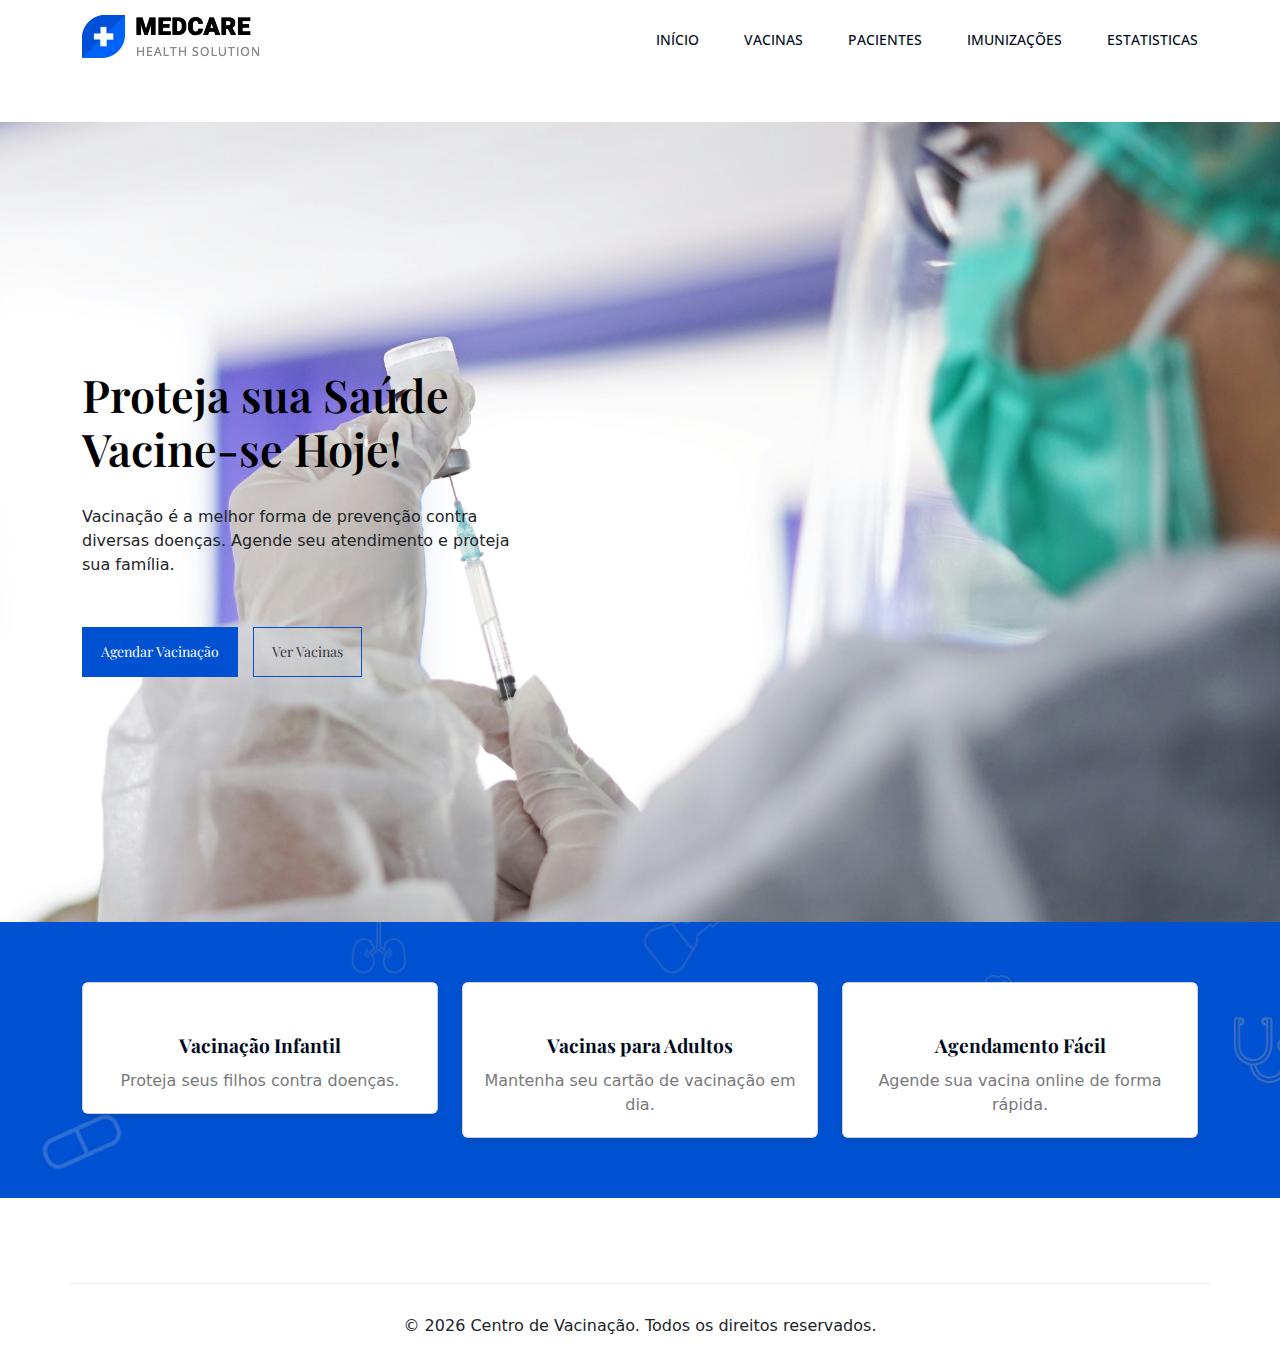
<file: index.html>
<!DOCTYPE html>
<html lang="pt">
  <head>
    <meta charset="utf-8" />
    <meta
      name="viewport"
      content="width=device-width, initial-scale=1, shrink-to-fit=no"
    />
    <link rel="icon" href="/img/favicon.png" type="image/png" />
    <title>Centro de Vacinação</title>
    <link rel="stylesheet" href="/css/bootstrap.css" />
    <link rel="stylesheet" href="/css/style.css" />
    <link
      href="https://cdn.jsdelivr.net/npm/bootstrap@5.3.0/dist/css/bootstrap.min.css"
      rel="stylesheet"
    />
  </head>
  <body>
    <!-- Elemento onde o menu será injetado -->

      <header class="header_area">
        <nav class="navbar navbar-expand-lg navbar-light">
          <div class="container">
            <a class="navbar-brand logo_h" href="/index.html">
              <img src="/img/logo.png" alt="Logo" />
            </a>
            <button
              class="navbar-toggler"
              type="button"
              data-bs-toggle="collapse"
              data-bs-target="#navbarSupportedContent"
              aria-controls="navbarSupportedContent"
              aria-expanded="false"
              aria-label="Toggle navigation"
            >
              <span class="navbar-toggler-icon"></span>
            </button>
            <div class="collapse navbar-collapse" id="navbarSupportedContent">
              <ul class="nav navbar-nav ms-auto">
                <li class="nav-item">
                  <a class="nav-link" href="/index.html">Início</a>
                </li>
                <li class="nav-item">
                  <a class="nav-link" href="/cadastro/vacina.html"
                    >Vacinas</a
                  >
                </li>
                <li class="nav-item">
                  <a class="nav-link" href="/cadastro/paciente.html"
                    >Pacientes</a
                  >
                </li>
                <li class="nav-item">
                  <a class="nav-link" href="/cadastro/imunizacoes.html"
                    >Imunizações</a
                  >
                </li>
                <li class="nav-item">
                  <a class="nav-link" href="/cadastro/estatisticas.html"
                    >Estatisticas</a
                  >
                </li>
              </ul>
            </div>
          </div>
        </nav>
      </header>


  

    <section class="banner-area d-flex align-items-center">
      <div class="container">
        <div class="row">
          <div class="col-md-8 col-lg-6 col-xl-5">
            <h1>
              Proteja sua Saúde <br />
              Vacine-se Hoje!
            </h1>
            <p>
              Vacinação é a melhor forma de prevenção contra diversas doenças.
              Agende seu atendimento e proteja sua família.
            </p>
            <a href="/cadastro/vacina.html" class="main_btn">Agendar Vacinação</a>
            <a href="/cadastro/vacina.html" class="main_btn_light">Ver Vacinas</a>
          </div>
        </div>
      </div>
    </section>

    <section class="feature-section">
      <div class="container">
        <div class="row">
          <div class="col-md-4">
            <div class="card card-feature text-center">
              <h3 class="card-feature__title">
                <i class="ti-shield"></i> Vacinação Infantil
              </h3>
              <p class="card-feature__subtitle">
                Proteja seus filhos contra doenças.
              </p>
            </div>
          </div>
          <div class="col-md-4">
            <div class="card card-feature text-center">
              <h3 class="card-feature__title">
                <i class="ti-medall"></i> Vacinas para Adultos
              </h3>
              <p class="card-feature__subtitle">
                Mantenha seu cartão de vacinação em dia.
              </p>
            </div>
          </div>
          <div class="col-md-4">
            <div class="card card-feature text-center">
              <h3 class="card-feature__title">
                <i class="ti-calendar"></i> Agendamento Fácil
              </h3>
              <p class="card-feature__subtitle">
                Agende sua vacina online de forma rápida.
              </p>
            </div>
          </div>
        </div>
      </div>
    </section>

    <footer class="footer-area">
      <div class="container">
        <div class="row footer-bottom">
          <p class="col-12 text-center m-0">
            &copy;
            <script>
              document.write(new Date().getFullYear());
            </script>
            Centro de Vacinação. Todos os direitos reservados.
          </p>
        </div>
      </div>
    </footer>

    <!-- Inclui o script para carregar o menu -->
    <script src="js/include.js"></script>
  </body>
</html>
</file>
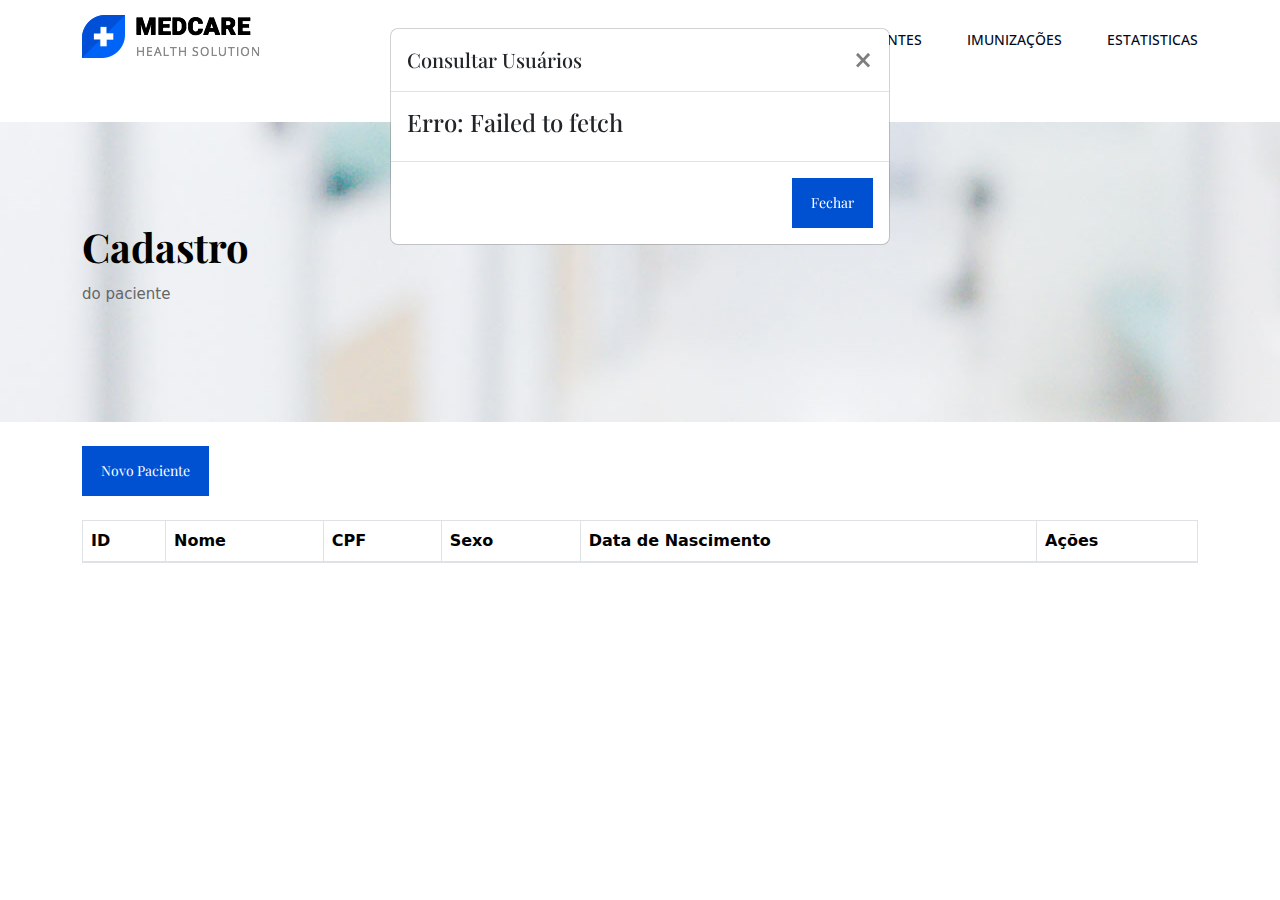
<file: cadastro/paciente.html>
<!DOCTYPE html>
<html lang="en">
  <head>
    <meta charset="UTF-8" />
    <meta name="viewport" content="width=device-width, initial-scale=1.0" />
    <title>Cadastro de Aluno</title>

    <!-- Bootstrap CSS -->
    <link rel="stylesheet" href="../css/bootstrap.css" />
    <link rel="stylesheet" href="../css/style.css" />
    <link
      href="https://cdn.jsdelivr.net/npm/bootstrap@5.3.0/dist/css/bootstrap.min.css"
      rel="stylesheet"
    />
  </head>
  <body>
    

    <header class="header_area">
      <nav class="navbar navbar-expand-lg navbar-light">
        <div class="container">
          <a class="navbar-brand logo_h" href="../index.html">
            <img src="../img/logo.png" alt="Logo" />
          </a>
          <button
            class="navbar-toggler"
            type="button"
            data-bs-toggle="collapse"
            data-bs-target="#navbarSupportedContent"
            aria-controls="navbarSupportedContent"
            aria-expanded="false"
            aria-label="Toggle navigation"
          >
            <span class="navbar-toggler-icon"></span>
          </button>
          <div class="collapse navbar-collapse" id="navbarSupportedContent">
            <ul class="nav navbar-nav ms-auto">
              <li class="nav-item">
                <a class="nav-link" href="/index.html">Início</a>
              </li>
              <li class="nav-item">
                <a class="nav-link" href="/cadastro/vacina.html"
                  >Vacinas</a
                >
              </li>
              <li class="nav-item">
                <a class="nav-link" href="/cadastro/paciente.html"
                  >Pacientes</a
                >
              </li>
              <li class="nav-item">
                <a class="nav-link" href="/cadastro/imunizacoes.html"
                  >Imunizações</a
                >
              </li>
              <li class="nav-item">
                <a class="nav-link" href="/cadastro/estatisticas.html"
                  >Estatisticas</a
                >
              </li>
            </ul>
          </div>
        </div>
      </nav>
    </header>

    <section class="banner_area">
      <div class="banner_inner d-flex align-items-center">
        <div class="container">
          <div
            class="banner_content d-md-flex justify-content-between align-items-center"
          >
            <div class="mb-3 mb-md-0">
              <h2>Cadastro</h2>
              <p>do paciente</p>
            </div>
          </div>
        </div>
      </div>
    </section>

    <!-- Container principal -->
    <div class="container mt-4">
      <a href="../cadastro/adicionar/paciente.html" class="main_btn mb-4 "
        >Novo paciente</a
      >

      <table class="table table-striped table-bordered" >
        <thead class="bg-light">
          <tr>
            <th>ID</th>
            <th>Nome</th>
            <th>CPF</th>
            <th>Sexo</th>
            <th>Data de Nascimento</th>
            <th>Ações</th>
          </tr>
        </thead>
        <tbody id="dadosUsuarios">
          <!-- Dados dos usuários serão carregados aqui -->
        </tbody>
      </table>
    </div>

    <!-- Modal para excluir o usuário -->
    <div id="modalExcluir" class="modal" tabindex="-1" role="dialog">
      <div class="modal-dialog" role="document">
        <div class="modal-content">
          <div class="modal-header">
            <h5 class="modal-title">Excluir Usuário</h5>
            <button
              type="button"
              class="main_btn"
              onclick="fecharModalExcluir()"
            >
              <span>&times;</span>
            </button>
          </div>
          <div class="modal-body">
            <h5>Confirma a exclusão do usuário?</h5>
          </div>
          <div class="modal-footer">
            <button
              type="button"
              class="main_btn"
              id="botaoConfirmarExcluir"
              onclick="excluirUsuario(this)"
            >
              Sim
            </button>
            <button
              type="button"
              class="main_btn_light"
              onclick="fecharModalExcluir()"
            >
              Não
            </button>
          </div>
        </div>
      </div>
    </div>

    <!-- Modal para exibir mensagem para o usuário -->
    <div id="modalMensagem" class="modal" tabindex="-1" role="dialog">
      <div class="modal-dialog" role="document">
        <div class="modal-content">
          <div class="modal-header">
            <h5 class="modal-title" id="mensagemTitulo"></h5>
            <button type="button" class="close" onclick="fecharModalMensagem()">
              <span>&times;</span>
            </button>
          </div>
          <div class="modal-body">
            <h4 id="mensagemStatus"></h4>
          </div>
          <div class="modal-footer">
            <button
              type="button"
              class="main_btn"
              onclick="fecharModalMensagem()"
            >
              Fechar
            </button>
          </div>
        </div>
      </div>
    </div>

    <!-- JavaScript para o Bootstrap -->
    <script src="https://code.jquery.com/jquery-3.5.1.slim.min.js"></script>
    <script src="https://cdn.jsdelivr.net/npm/@popperjs/core@2.5.2/dist/umd/popper.min.js"></script>
    <script src="https://stackpath.bootstrapcdn.com/bootstrap/4.5.2/js/bootstrap.min.js"></script>

    <!-- Java Script externo para carregar o menu -->
    <script src="../js/include.js"></script>

    <!-- Java Script externo para carregar as constantes -->
    <script src="../js/constantes.js"></script>

    <script src="../js/paciente.js"></script>
  </body>
</html>
</file>
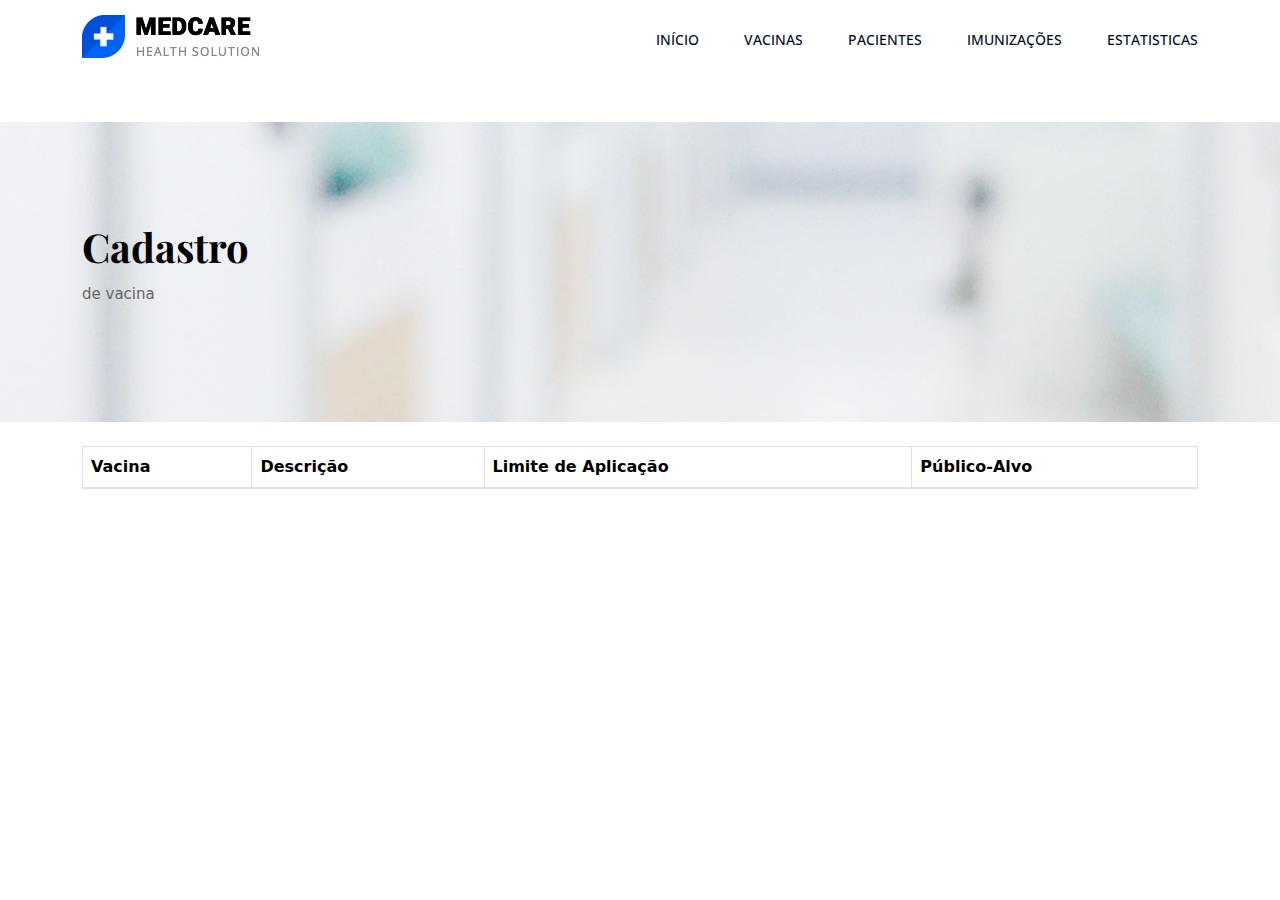
<file: cadastro/vacina.html>
<!DOCTYPE html>
<html lang="pt">
  <head>
    <meta charset="UTF-8" />
    <meta name="viewport" content="width=device-width, initial-scale=1.0" />

    <title>Cadastro de Vacina</title>

    <!-- Bootstrap CSS -->
    <link rel="stylesheet" href="/css/bootstrap.css" />
    <link rel="stylesheet" href="/css/style.css" />
    <link
      href="https://cdn.jsdelivr.net/npm/bootstrap@5.3.0/dist/css/bootstrap.min.css"
      rel="stylesheet"
    />
  </head>
  <body>
    
    <header class="header_area">
      <nav class="navbar navbar-expand-lg navbar-light">
        <div class="container">
          <a class="navbar-brand logo_h" href="../index.html">
            <img src="../img/logo.png" alt="Logo" />
          </a>
          <button
            class="navbar-toggler"
            type="button"
            data-bs-toggle="collapse"
            data-bs-target="#navbarSupportedContent"
            aria-controls="navbarSupportedContent"
            aria-expanded="false"
            aria-label="Toggle navigation"
          >
            <span class="navbar-toggler-icon"></span>
          </button>
          <div class="collapse navbar-collapse" id="navbarSupportedContent">
            <ul class="nav navbar-nav ms-auto">
              <li class="nav-item">
                <a class="nav-link" href="/index.html">Início</a>
              </li>
              <li class="nav-item">
                <a class="nav-link" href="/cadastro/vacina.html"
                  >Vacinas</a
                >
              </li>
              <li class="nav-item">
                <a class="nav-link" href="/cadastro/paciente.html"
                  >Pacientes</a
                >
              </li>
              <li class="nav-item">
                <a class="nav-link" href="/cadastro/imunizacoes.html"
                  >Imunizações</a
                >
              </li>
              <li class="nav-item">
                <a class="nav-link" href="/cadastro/estatisticas.html"
                  >Estatisticas</a
                >
              </li>
            </ul>
          </div>
        </div>
      </nav>
    </header>

    <section class="banner_area">
      <div class="banner_inner d-flex align-items-center">
        <div class="container">
          <div
            class="banner_content d-md-flex justify-content-between align-items-center"
          >
            <div class="mb-3 mb-md-0">
              <h2>Cadastro</h2>
              <p>de vacina</p>
            </div>
          </div>
        </div>
      </div>
    </section>

    <div class="container mt-4">
    <!--
    
      <a href="/cadastro/adicionar/vacina.html" class="main_btn"
        >Nova vacina</a
      >
    </div>
    -->

      <table class="table table-striped table-bordered">
        <thead class="bg-light">
          <tr>
            <th>Vacina</th>
            <th>Descrição</th>
            <th>Limite de Aplicação</th>
            <th>Público-Alvo</th>
          </tr>
        </thead>
        <tbody id="dados">
          <!-- Dados dos usuários serão carregados aqui -->
        </tbody>
      </table>
    </div>

    <!-- JavaScript externo -->
    <script src="/js/include.js"></script>
    <script type="module" src="/js/vacina.js"></script>

    <!-- Bootstrap JS -->
    <script src="https://cdn.jsdelivr.net/npm/bootstrap@5.3.0/dist/js/bootstrap.bundle.min.js"></script>
  </body>
</html>
</file>
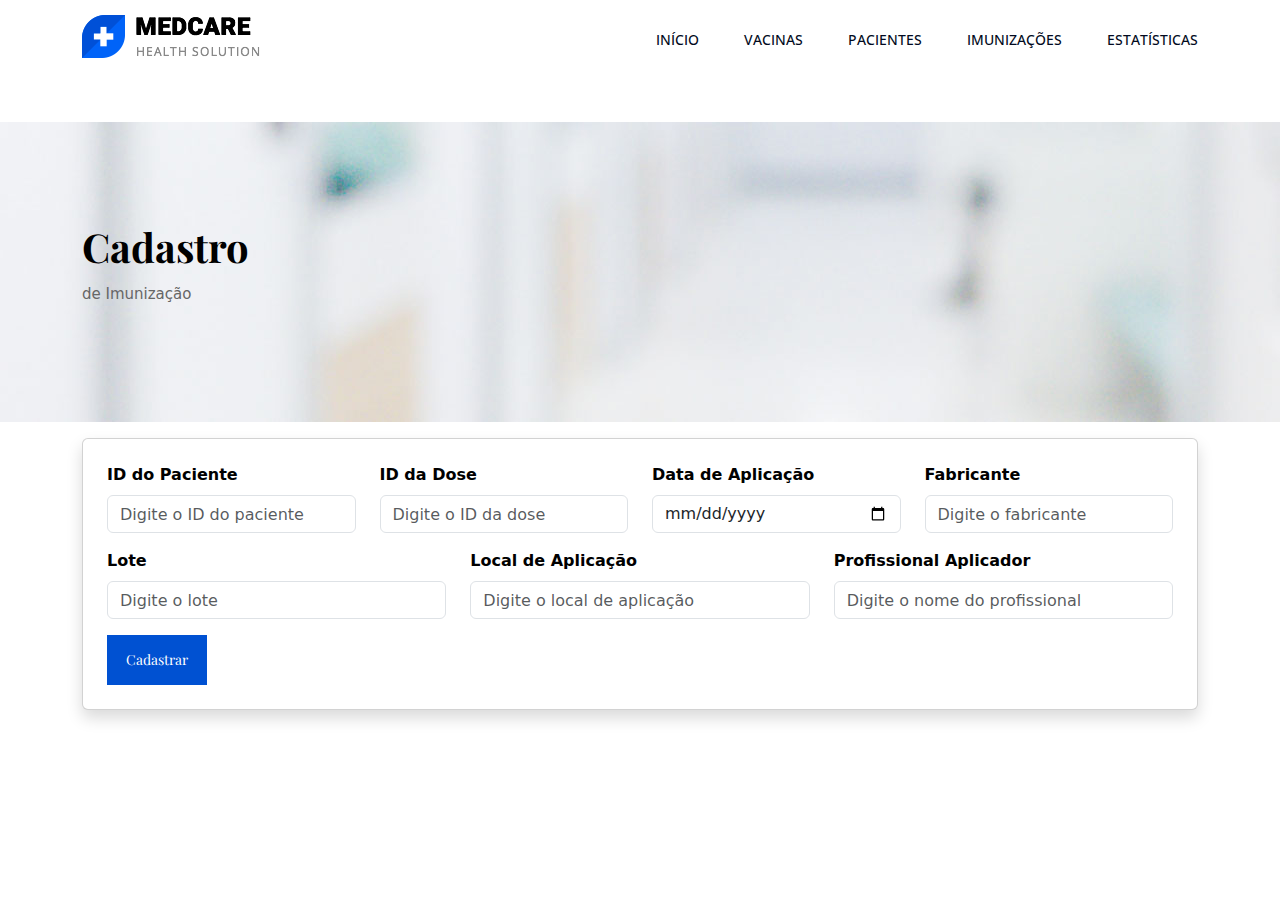
<file: cadastro/adicionar/imunizacao.html>
<!DOCTYPE html>
<html lang="pt-br">
  <head>
    <meta charset="UTF-8" />
    <meta name="viewport" content="width=device-width, initial-scale=1.0" />
    <title>Cadastro de Imunização</title>
    
    <!-- Bootstrap CSS -->
    <link rel="stylesheet" href="/css/bootstrap.css" />
    <link rel="stylesheet" href="/css/style.css" />
    <link
      href="https://cdn.jsdelivr.net/npm/bootstrap@5.3.0/dist/css/bootstrap.min.css"
      rel="stylesheet"
    />
  </head>
  <body>

      <header class="header_area">
        <nav class="navbar navbar-expand-lg navbar-light">
          <div class="container">
            <a class="navbar-brand logo_h" href="/index.html">
              <img src="/img/logo.png" alt="Logo" />
            </a>
            <button
              class="navbar-toggler"
              type="button"
              data-bs-toggle="collapse"
              data-bs-target="#navbarSupportedContent"
              aria-controls="navbarSupportedContent"
              aria-expanded="false"
              aria-label="Toggle navigation"
            >
              <span class="navbar-toggler-icon"></span>
            </button>
            <div class="collapse navbar-collapse" id="navbarSupportedContent">
              <ul class="nav navbar-nav ms-auto">
                <li class="nav-item">
                  <a class="nav-link" href="/index.html">Início</a>
                </li>
                <li class="nav-item">
                  <a class="nav-link" href="/vacina.html">Vacinas</a>
                </li>
                <li class="nav-item">
                  <a class="nav-link" href="/cadastro/paciente.html">Pacientes</a>
                </li>
                <li class="nav-item">
                  <a class="nav-link" href="/cadastro/imunizacoes.html">Imunizações</a>
                </li>
                <li class="nav-item">
                  <a class="nav-link" href="/cadastro/estatisticas.html">Estatísticas</a>
                </li>
              </ul>
            </div>
          </div>
        </nav>
      </header>

    <section class="banner_area">
      <div class="banner_inner d-flex align-items-center">
        <div class="container">
          <div
            class="banner_content d-md-flex justify-content-between align-items-center"
          >
            <div class="mb-3 mb-md-0">
              <h2>Cadastro</h2>
              <p>de Imunização</p>
            </div>
          </div>
        </div>
      </div>
    </section>

    <div class="container mt-3">
      <form
        method="post"
        onsubmit="realizarCadastroImunizacao(event)"
        class="card p-4 shadow"
      >
        <div id="corpoFormulario">
          <div class="row">
            <div class="col-md-3">
              <label class="form-label"><b>ID do Paciente</b></label>
              <input
                class="form-control"
                type="number"
                name="idPaciente"
                id="idPaciente"
                placeholder="Digite o ID do paciente"
                required
              />
            </div>
            <div class="col-md-3">
              <label class="form-label"><b>ID da Dose</b></label>
              <input
                class="form-control"
                type="number"
                name="idDose"
                id="idDose"
                placeholder="Digite o ID da dose"
                required
              />
            </div>
            <div class="col-md-3">
              <label class="form-label"><b>Data de Aplicação</b></label>
              <input
                class="form-control"
                type="date"
                name="dataAplicacao"
                id="dataAplicacao"
                required
              />
            </div>
            <div class="col-md-3">
              <label class="form-label"><b>Fabricante</b></label>
              <input
                class="form-control"
                type="text"
                name="fabricante"
                id="fabricante"
                placeholder="Digite o fabricante"
                required
              />
            </div>
          </div>
          <div class="row mt-3">
            <div class="col-md-4">
              <label class="form-label"><b>Lote</b></label>
              <input
                class="form-control"
                type="text"
                name="lote"
                id="lote"
                placeholder="Digite o lote"
                required
              />
            </div>
            <div class="col-md-4">
              <label class="form-label"><b>Local de Aplicação</b></label>
              <input
                class="form-control"
                type="text"
                name="localAplicacao"
                id="localAplicacao"
                placeholder="Digite o local de aplicação"
                required
              />
            </div>
            <div class="col-md-4">
              <label class="form-label"><b>Profissional Aplicador</b></label>
              <input
                class="form-control"
                type="text"
                name="profissionalAplicador"
                id="profissionalAplicador"
                placeholder="Digite o nome do profissional"
                required
              />
            </div>
          </div>
        </div>

        <!-- Botão de Enviar -->
        <div class="mt-3">
          <button class="main_btn" type="submit">Cadastrar</button>
        </div>
      </form>
    </div>
    <script>
      async function realizarCadastroImunizacao(evento) {
  evento.preventDefault();

  // Obtém os valores dos campos do formulário
  const idPaciente = document.getElementById("idPaciente").value;
  const idDose = document.getElementById("idDose").value;
  const dataAplicacao = document.getElementById("dataAplicacao").value;
  const fabricante = document.getElementById("fabricante").value;
  const lote = document.getElementById("lote").value;
  const localAplicacao = document.getElementById("localAplicacao").value;
  const profissionalAplicador = document.getElementById("profissionalAplicador").value;

  // Constrói o objeto de imunização
  const imunizacao = {
    idPaciente: parseInt(idPaciente),
    idDose: parseInt(idDose),
    dataAplicacao: dataAplicacao,
    fabricante: fabricante,
    lote: lote,
    localAplicacao: localAplicacao,
    profissionalAplicador: profissionalAplicador,
  };

  try {
    // Realiza a chamada da API
    const httpResponse = await fetch("http://185.111.156.141:8070/imunizacao/inserir", {
      method: "POST",
      headers: { "Content-type": "application/json" },
      body: JSON.stringify(imunizacao),
    });

    // Verifica se a resposta da API foi bem-sucedida
    if (!httpResponse.ok) {
      alert("Erro ao cadastrar: " + httpResponse.status + ", erro: " + httpResponse.statusText);
      return;
    }

    // Exibe mensagem de sucesso
    alert("Imunização cadastrada com sucesso!");
    window.location.href = "../imunizacoes.html";
  } catch (error) {
    alert("Erro ao cadastrar: " + error.message);
  }
}
    </script>
    <script src="../../js/include.js"></script>
    <script src="../../js/imunizacoes.js"></script>
  </body>
</html>
</file>
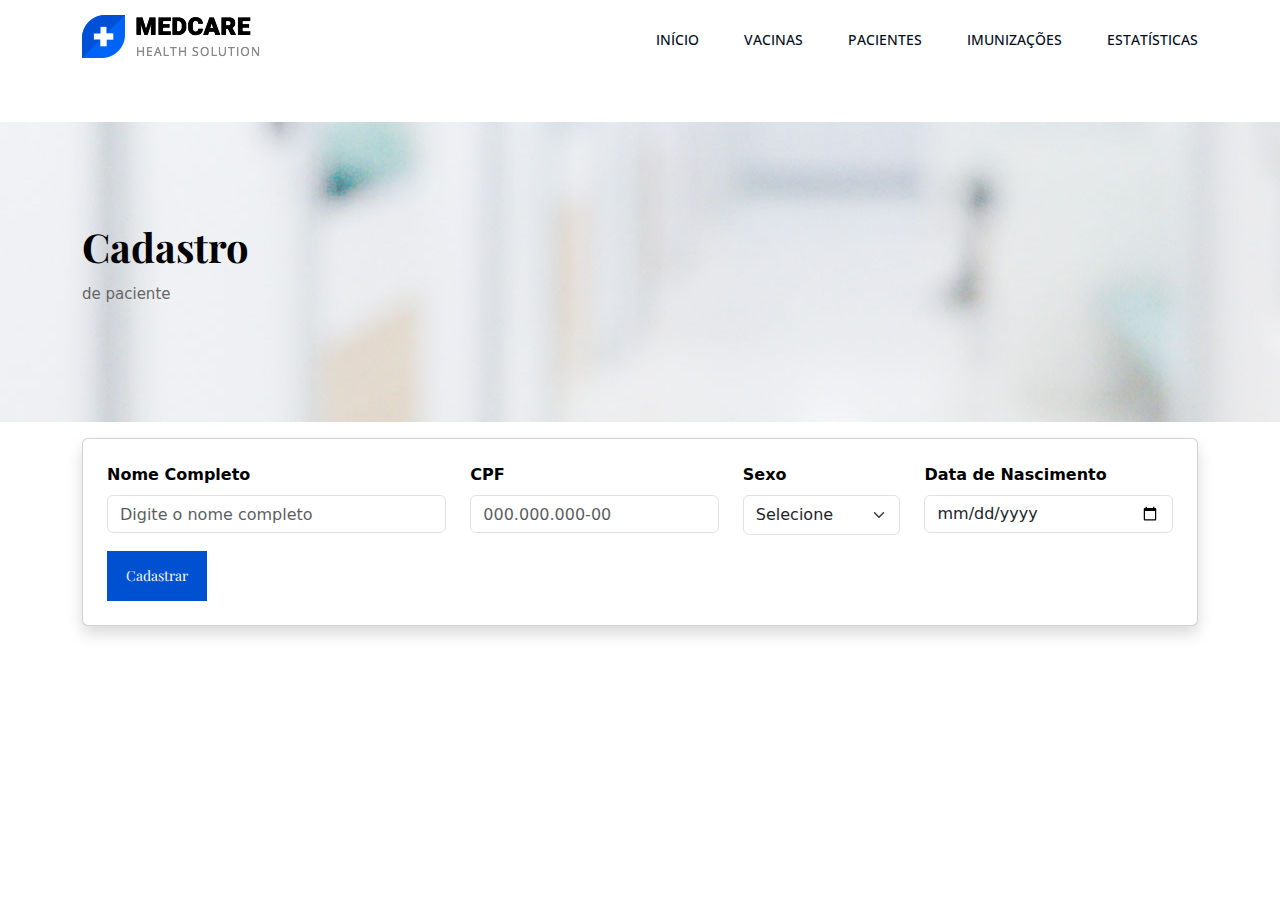
<file: cadastro/adicionar/paciente.html>
<!DOCTYPE html>
<html lang="pt-br">
  <head>
    <meta charset="UTF-8" />
    <meta name="viewport" content="width=device-width, initial-scale=1.0" />
    <title>Cadastro de Paciente</title>
    
  <!-- Bootstrap CSS -->
  <link rel="stylesheet" href="../../css/bootstrap.css" />
  <link rel="stylesheet" href="../../css/style.css" />
  <link
    href="https://cdn.jsdelivr.net/npm/bootstrap@5.3.0/dist/css/bootstrap.min.css"
    rel="stylesheet"
  />

  <body>
    <header class="header_area">
      <nav class="navbar navbar-expand-lg navbar-light">
        <div class="container">
          <a class="navbar-brand logo_h" href="/index.html">
            <img src="/img/logo.png" alt="Logo" />
          </a>
          <button
            class="navbar-toggler"
            type="button"
            data-bs-toggle="collapse"
            data-bs-target="#navbarSupportedContent"
            aria-controls="navbarSupportedContent"
            aria-expanded="false"
            aria-label="Toggle navigation"
          >
            <span class="navbar-toggler-icon"></span>
          </button>
          <div class="collapse navbar-collapse" id="navbarSupportedContent">
            <ul class="nav navbar-nav ms-auto">
              <li class="nav-item">
                <a class="nav-link" href="/index.html">Início</a>
              </li>
              <li class="nav-item">
                <a class="nav-link" href="/vacina.html">Vacinas</a>
              </li>
              <li class="nav-item">
                <a class="nav-link" href="/cadastro/paciente.html">Pacientes</a>
              </li>
              <li class="nav-item">
                <a class="nav-link" href="/cadastro/imunizacoes.html">Imunizações</a>
              </li>
              <li class="nav-item">
                <a class="nav-link" href="/cadastro/estatisticas.html">Estatísticas</a>
              </li>
            </ul>
          </div>
        </div>
      </nav>
    </header>

    <section class="banner_area">
      <div class="banner_inner d-flex align-items-center">
        <div class="container">
          <div
            class="banner_content d-md-flex justify-content-between align-items-center"
          >
            <div class="mb-3 mb-md-0">
              <h2>Cadastro</h2>
              <p>de paciente</p>
            </div>
          </div>
        </div>
      </div>
    </section>

    


    <div class="container mt-3">
      <form
        method="post"
        onsubmit="realizarCadastro(event)"
        class="card p-4 shadow"
      >
        <div id="corpoFormulario">

          <div class="row">
            <div class="col-md-4">
              <label class="form-label"><b>Nome Completo</b></label>
              <input
                class="form-control"
                type="text"
                name="nome"
                id="nome"
                placeholder="Digite o nome completo"
                required
              />
            </div>
            <div class="col-md-3">
              <label class="form-label"><b>CPF</b></label>
              <input
                class="form-control"
                type="text"
                name="cpf"
                id="cpf"
                placeholder="000.000.000-00"
                required
              />
            </div>
            <div class="col-md-2">
              <label class="form-label"><b>Sexo</b></label>
              <select class="form-select" name="sexo" id="sexo" required>
                <option value="">Selecione</option>
                <option value="M">Masculino</option>
                <option value="F">Feminino</option>
              </select>
            </div>
            <div class="col-md-3">
              <label class="form-label"><b>Data de Nascimento</b></label>
              <input
                class="form-control"
                type="date"
                name="date"
                id="data_nascimento"
                required
              />
            </div>
          </div>
          

        </div>

        <!-- Botão de Enviar -->
        <div class="mt-3">
          <button class="main_btn" type="submit">Cadastrar</button>
        </div>
      </form>
    </div>

    <script src="../../js/include.js"></script>
    <script src="../../js/paciente.js"></script>
  
  </body>
</html>
</file>
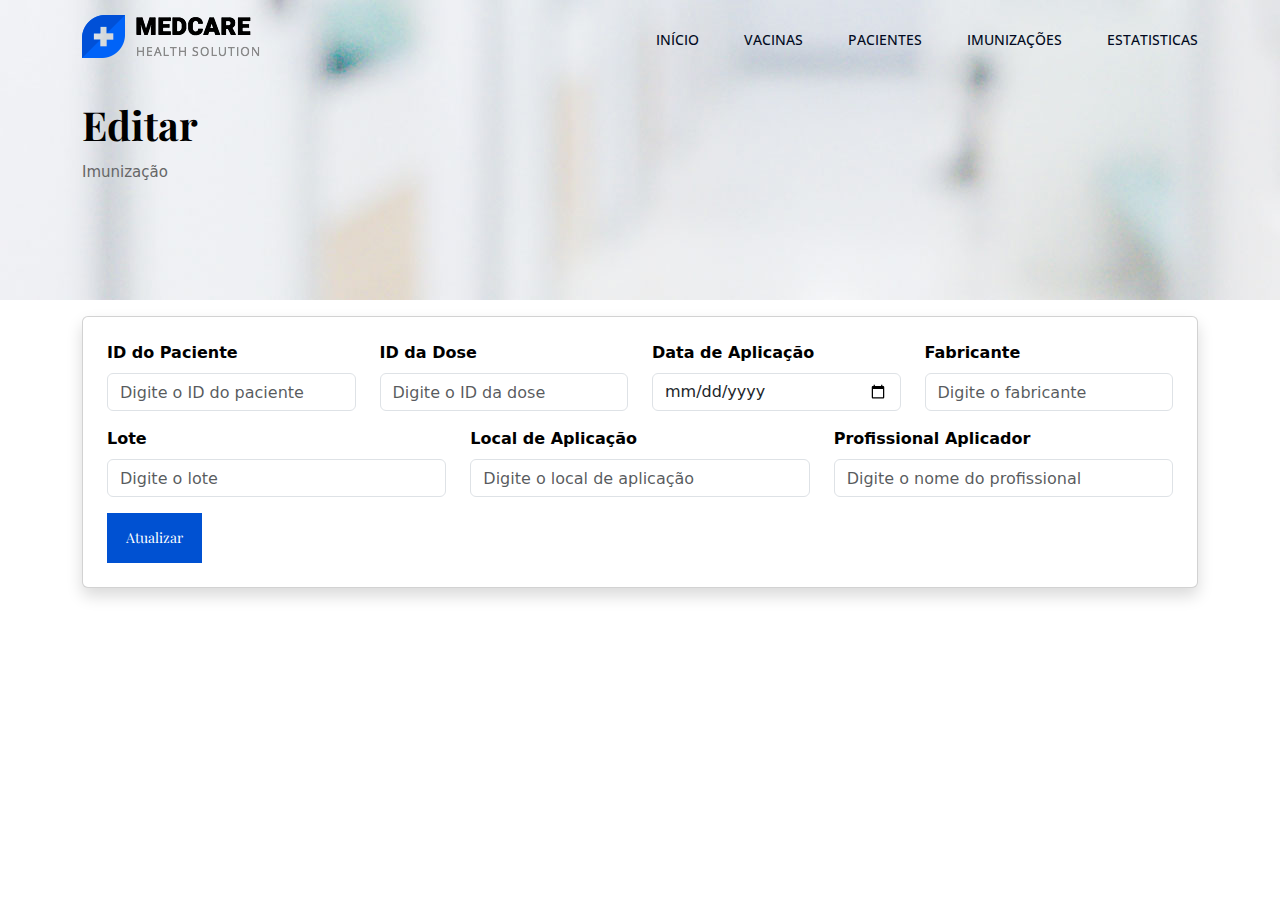
<file: cadastro/editar/imunizacao.html>
<!DOCTYPE html>
<html lang="pt-br">
  <head>
    <meta charset="UTF-8" />
    <meta name="viewport" content="width=device-width, initial-scale=1.0" />
    <title>Editar Imunização</title>
    
    <!-- Bootstrap CSS -->
    <link rel="stylesheet" href="/css/bootstrap.css" />
    <link rel="stylesheet" href="/css/style.css" />
    <link
      href="https://cdn.jsdelivr.net/npm/bootstrap@5.3.0/dist/css/bootstrap.min.css"
      rel="stylesheet"
    />
  </head>
  <body>

    <div id="menu">
      <header class="header_area">
        <nav class="navbar navbar-expand-lg navbar-light">
          <div class="container">
            <a class="navbar-brand logo_h" href="/index.html">
              <img src="/img/logo.png" alt="Logo" />
            </a>
            <button
              class="navbar-toggler"
              type="button"
              data-bs-toggle="collapse"
              data-bs-target="#navbarSupportedContent"
              aria-controls="navbarSupportedContent"
              aria-expanded="false"
              aria-label="Toggle navigation"
            >
              <span class="navbar-toggler-icon"></span>
            </button>
            <div class="collapse navbar-collapse" id="navbarSupportedContent">
              <ul class="nav navbar-nav ms-auto">
                <li class="nav-item">
                  <a class="nav-link" href="/index.html">Início</a>
                </li>
                <li class="nav-item">
                  <a class="nav-link" href="/cadastro/vacina.html">Vacinas</a>
                </li>
                <li class="nav-item">
                  <a class="nav-link" href="/cadastro/paciente.html">Pacientes</a>
                </li>
                <li class="nav-item">
                  <a class="nav-link" href="/cadastro/imunizacoes.html">Imunizações</a>
                </li>
                <li class="nav-item">
                  <a class="nav-link" href="/cadastro/estatisticas.html">Estatísticas</a>
                </li>
              </ul>
            </div>
          </div>
        </nav>
      </header>
    </div>

    <section class="banner_area">
      <div class="banner_inner d-flex align-items-center">
        <div class="container">
          <div
            class="banner_content d-md-flex justify-content-between align-items-center"
          >
            <div class="mb-3 mb-md-0">
              <h2>Editar</h2>
              <p>Imunização</p>
            </div>
          </div>
        </div>
      </div>
    </section>

    <div class="container mt-3">
      <form
        onsubmit="alterarImunizacao(event)"
        class="card p-4 shadow"
        id="form-editar-imunizacao"
      >
      <input type="hidden" name="id" id="id" />
        <div id="corpoFormulario">
          <div class="row">
            <div class="col-md-3">
              <label class="form-label"><b>ID do Paciente</b></label>
              <input
                class="form-control"
                type="number"
                name="idPaciente"
                id="idPaciente"
                placeholder="Digite o ID do paciente"
                required
              />
            </div>
            <div class="col-md-3">
              <label class="form-label"><b>ID da Dose</b></label>
              <input
                class="form-control"
                type="number"
                name="idDose"
                id="idDose"
                placeholder="Digite o ID da dose"
                required
              />
            </div>
            <div class="col-md-3">
              <label class="form-label"><b>Data de Aplicação</b></label>
              <input
                class="form-control"
                type="date"
                name="dataAplicacao"
                id="dataAplicacao"
                required
              />
            </div>
            <div class="col-md-3">
              <label class="form-label"><b>Fabricante</b></label>
              <input
                class="form-control"
                type="text"
                name="fabricante"
                id="fabricante"
                placeholder="Digite o fabricante"
                required
              />
            </div>
          </div>
          <div class="row mt-3">
            <div class="col-md-4">
              <label class="form-label"><b>Lote</b></label>
              <input
                class="form-control"
                type="text"
                name="lote"
                id="lote"
                placeholder="Digite o lote"
                required
              />
            </div>
            <div class="col-md-4">
              <label class="form-label"><b>Local de Aplicação</b></label>
              <input
                class="form-control"
                type="text"
                name="localAplicacao"
                id="localAplicacao"
                placeholder="Digite o local de aplicação"
                required
              />
            </div>
            <div class="col-md-4">
              <label class="form-label"><b>Profissional Aplicador</b></label>
              <input
                class="form-control"
                type="text"
                name="profissionalAplicador"
                id="profissionalAplicador"
                placeholder="Digite o nome do profissional"
                required
              />
            </div>
          </div>
        </div>

        <!-- Botão de Enviar -->
        <div class="mt-3">
          <button class="main_btn" type="submit">Atualizar</button>
        </div>
      </form>
    </div>
    <script src="/js/include.js"></script>
    
    <script>
      async function alterarImunizacao(event) {
  
  event.preventDefault();

  // Obtém os valores dos campos do formulário
  const urlParams = new URLSearchParams(window.location.search);
  const id = urlParams.get('id');

  const idPaciente = document.getElementById("idPaciente").value;
  const idDose = document.getElementById("idDose").value;
  const dataAplicacao = document.getElementById("dataAplicacao").value;
  const fabricante = document.getElementById("fabricante").value;
  const lote = document.getElementById("lote").value;
  const localAplicacao = document.getElementById("localAplicacao").value;
  const profissionalAplicador = document.getElementById("profissionalAplicador").value;
  

  // Constrói o objeto de imunização
  const imunizacao = {
    idPaciente: parseInt(idPaciente),
    idDose: parseInt(idDose),
    dataAplicacao: dataAplicacao,
    fabricante: fabricante,
    lote: lote,
    localAplicacao: localAplicacao,
    profissionalAplicador: profissionalAplicador,
  };

  try {
    // Realiza a chamada da API para atualizar a imunização
    const httpResponse = await fetch(`http://185.111.156.141:8070/imunizacao/alterar/${id}`, {
      method: "PUT",
      headers: { "Content-type": "application/json" },
      body: JSON.stringify(imunizacao),
    });

    // Verifica se a resposta da API foi bem-sucedida
    if (!httpResponse.ok) {
      alert("Erro ao atualizar: " + httpResponse.status + ", erro: " + httpResponse.statusText);
      return;
    }

    // Exibe mensagem de sucesso e redireciona para a página de imunizações
    alert("Imunização atualizada com sucesso!");
    window.location.href = "/imunizacoes.html";
  } catch (error) {
    alert("Erro ao atualizar: " + error.message);
  }
}

    </script>
  </body>
</html>
</file>
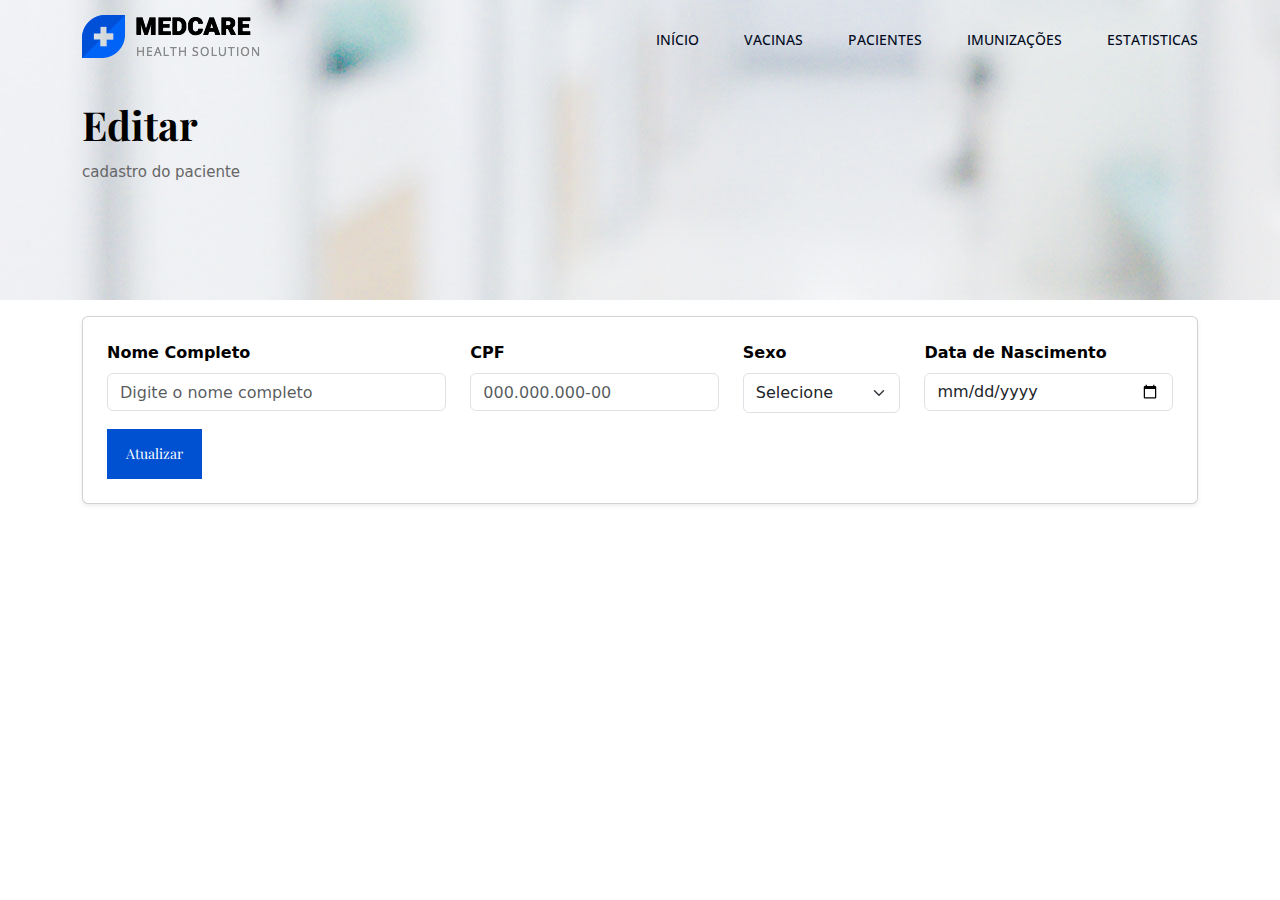
<file: cadastro/editar/paciente.html>
<!DOCTYPE html>
<html lang="pt-br">
  <head>
    <meta charset="UTF-8" />
    <meta name="viewport" content="width=device-width, initial-scale=1.0" />
    <title>Editar Paciente</title>
    
    <!-- Bootstrap CSS -->
    <link rel="stylesheet" href="../../css/bootstrap.css" />
    <link rel="stylesheet" href="../../css/style.css" />
    <link
      href="https://cdn.jsdelivr.net/npm/bootstrap@5.3.0/dist/css/bootstrap.min.css"
      rel="stylesheet"
    />
  </head>
  <body>
    <div id="menu">
      <header class="header_area">
        <nav class="navbar navbar-expand-lg navbar-light">
          <div class="container">
            <a class="navbar-brand logo_h" href="/index.html">
              <img src="/img/logo.png" alt="Logo" />
            </a>
            <button
              class="navbar-toggler"
              type="button"
              data-bs-toggle="collapse"
              data-bs-target="#navbarSupportedContent"
              aria-controls="navbarSupportedContent"
              aria-expanded="false"
              aria-label="Toggle navigation"
            >
              <span class="navbar-toggler-icon"></span>
            </button>
            <div class="collapse navbar-collapse" id="navbarSupportedContent">
              <ul class="nav navbar-nav ms-auto">
                <li class="nav-item">
                  <a class="nav-link" href="/index.html">Início</a>
                </li>
                <li class="nav-item">
                  <a class="nav-link" href="/cadastro/vacina.html">Vacinas</a>
                </li>
                <li class="nav-item">
                  <a class="nav-link" href="/cadastro/paciente.html">Pacientes</a>
                </li>
                <li class="nav-item">
                  <a class="nav-link" href="/cadastro/imunizacoes.html">Imunizações</a>
                </li>
                <li class="nav-item">
                  <a class="nav-link" href="/cadastro/estatisticas.html">Estatísticas</a>
                </li>
              </ul>
            </div>
          </div>
        </nav>
      </header>
    </div>

    <section class="banner_area">
      <div class="banner_inner d-flex align-items-center">
        <div class="container">
          <div
            class="banner_content d-md-flex justify-content-between align-items-center"
          >
            <div class="mb-3 mb-md-0">
              <h2>Editar</h2>
              <p>cadastro do paciente</p>
            </div>
          </div>
        </div>
      </div>
    </section>

    <div class="container mt-3">
      <form id="form-editar-paciente" class="card p-4 shadow-sm" onsubmit="alterarPaciente(event)">
        <input type="hidden" name="id" id="id" />
        <div id="corpoFormulario">
          <div class="row">
            <div class="col-md-4">
              <label class="form-label"><b>Nome Completo</b></label>
              <input
                class="form-control"
                type="text"
                name="nome"
                id="nome"
                placeholder="Digite o nome completo"
                required
              />
            </div>
            <div class="col-md-3">
              <label class="form-label"><b>CPF</b></label>
              <input
                class="form-control"
                type="text"
                name="cpf"
                id="cpf"
                placeholder="000.000.000-00"
                required
              />
            </div>
            <div class="col-md-2">
              <label class="form-label"><b>Sexo</b></label>
              <select class="form-select" name="sexo" id="sexo" required>
                <option value="">Selecione</option>
                <option value="M">Masculino</option>
                <option value="F">Feminino</option>
              </select>
            </div>
            <div class="col-md-3">
              <label class="form-label"><b>Data de Nascimento</b></label>
              <input
                class="form-control"
                type="date"
                name="date"
                id="data_nascimento"
                required
              />
            </div>
          </div>

        </div>

        <!-- Botão de Atualizar -->
        <div class="mt-3">
          <button class="main_btn" type="submit">Atualizar</button>
        </div>
      </form>
    </div>

    <script src="../../js/include.js"></script>
    <script src="../../js/paciente.js"></script>
  
  </body>
</html>
</file>
<file: css/style.css>
/*=================== fonts ====================*/
@import url("https://fonts.googleapis.com/css?family=Open+Sans:300,400,600,700,800|Playfair+Display:400,700");
/*---------------------------------------------------- */
/*----------------------------------------------------*/
.list {
  list-style: none;
  margin: 0px;
  padding: 0px;
}

a {
  text-decoration: none;
  transition: all 0.3s ease-in-out;
}
a:hover,
a:focus {
  text-decoration: none;
  outline: none;
}

.row.m0 {
  margin: 0px;
}

body {
  line-height: 27px;
  font-size: 14px;
  font-family: "Open Sans", sans-serif;
  font-weight: normal;
  color: #797979;
}

h1,
h2,
h3,
h4,
h5,
h6 {
  font-family: "Playfair Display", serif;
  font-weight: bold;
}

button:focus {
  outline: none;
  box-shadow: none;
}

.p_120 {
  padding-top: 120px;
  padding-bottom: 120px;
}

.pad_top {
  padding-top: 120px;
}

.mt-25 {
  margin-top: 25px;
}

@media (min-width: 1200px) {
  .container {
    max-width: 1170px;
  }
}

.area-padding-top {
  padding-top: 130px;
}

.area-padding-bottom {
  padding-bottom: 130px;
}

.background_one {
  background: #f7f7f7;
}

.border-bottom {
  border-bottom: 1px solid #e8edf1;
}

img {
  max-width: 100%;
}

ul {
  list-style: none;
  padding: 0;
}

@media (min-width: 1620px) {
  .box_1620 {
    max-width: 1650px;
    margin: auto;
  }
}
/* Main Title Area css
============================================================================================ */
.main_title {
  text-align: center;
  max-width: 680px;
  margin: 0px auto 75px;
}
.main_title h2 {
  font-family: "Open Sans", sans-serif;
  font-size: 36px;
  color: #020a21;
  margin-bottom: 12px;
}
.main_title p {
  font-size: 14px;
  font-family: "Playfair Display", serif;
  font-weight: normal;
  line-height: 24px;
  color: #797979;
  margin-bottom: 0px;
}

/* End Main Title Area css
============================================================================================ */
/*---------------------------------------------------- */
/*----------------------------------------------------*/
.header_area {
  position: absolute;
  width: 100%;
  top: 0;
  left: 0;
  z-index: 99;
  transition: background 0.4s, all 0.3s linear;
}
.header_area .navbar {
  background: transparent;
  padding: 0px;
  border: 0px;
  border-radius: 0px;
}
.header_area .navbar .logo_h {
  color: #fff;
  height: 80px;
  text-align: center;
  line-height: 69px;
  font-size: 30px;
  text-transform: uppercase;
  font-weight: 700;
}
.header_area .navbar .navbar-brand {
  padding-top: 0;
}
.header_area .navbar .nav .nav-item {
  margin-right: 45px;
}
.header_area .navbar .nav .nav-item .nav-link {
  font: 500 12px/80px "Open Sans", sans-serif;
  text-transform: uppercase;
  color: #020a21;
  padding: 0px;
  display: inline-block;
  font-size: 14px;
}
.header_area .navbar .nav .nav-item .nav-link:after {
  display: none;
}
.header_area .navbar .nav .nav-item:hover .nav-link,
.header_area .navbar .nav .nav-item.active .nav-link {
  color: #0051d2;
}
.header_area .navbar .nav .nav-item.submenu {
  position: relative;
}
.header_area .navbar .nav .nav-item.submenu ul {
  border: none;
  padding: 0px;
  border-radius: 0px;
  box-shadow: none;
  margin: 0px;
  background: #fff;
  box-shadow: 0px 3px 16px 0px rgba(0, 0, 0, 0.1);
}
@media (min-width: 992px) {
  .header_area .navbar .nav .nav-item.submenu ul {
    position: absolute;
    top: 120%;
    left: 0px;
    min-width: 200px;
    text-align: left;
    opacity: 0;
    transition: all 300ms ease-in;
    visibility: hidden;
    display: block;
    border: none;
    padding: 0px;
    border-radius: 0px;
  }
}
.header_area .navbar .nav .nav-item.submenu ul:before {
  content: "";
  width: 0;
  height: 0;
  border-style: solid;
  border-width: 10px 10px 0 10px;
  border-color: #eeeeee transparent transparent transparent;
  position: absolute;
  right: 24px;
  top: 45px;
  z-index: 3;
  opacity: 0;
  transition: all 400ms linear;
}
.header_area .navbar .nav .nav-item.submenu ul .nav-item {
  display: block;
  float: none;
  margin-right: 0px;
  border-bottom: 1px solid #ededed;
  margin-left: 0px;
  transition: all 0.4s linear;
}
.header_area .navbar .nav .nav-item.submenu ul .nav-item .nav-link {
  line-height: 45px;
  color: #020a21;
  padding: 0px 30px;
  transition: all 150ms linear;
  display: block;
  margin-right: 0px;
}
.header_area .navbar .nav .nav-item.submenu ul .nav-item:last-child {
  border-bottom: none;
}
.header_area .navbar .nav .nav-item.submenu ul .nav-item:hover .nav-link {
  background: #0051d2;
  color: #fff;
}
@media (min-width: 992px) {
  .header_area .navbar .nav .nav-item.submenu:hover ul {
    visibility: visible;
    opacity: 1;
    top: 100%;
  }
}
.header_area .navbar .nav .nav-item.submenu:hover ul .nav-item {
  margin-top: 0px;
}
.header_area .navbar .nav .nav-item:last-child {
  margin-right: 0px;
}
.header_area + section,
.header_area + row,
.header_area + div {
  margin-top: 122px;
}
.header_area.navbar_fixed .main_menu {
  position: fixed;
  width: 100%;
  top: -70px;
  left: 0;
  right: 0;
  background: #fff;
  transform: translateY(70px);
  transition: transform 500ms ease, background 500ms ease;
  -webkit-transition: transform 500ms ease, background 500ms ease;
  box-shadow: 0px 3px 16px 0px rgba(0, 0, 0, 0.1);
}
.header_area.navbar_fixed .main_menu .navbar .nav .nav-item .nav-link {
  line-height: 70px;
}

.top_menu {
  border-bottom: 1px solid #e8edf1;
}
.top_menu .header_social {
  float: right;
}
.top_menu .header_social li {
  display: inline-block;
  margin-right: 15px;
}
.top_menu .header_social li a {
  font-size: 13px;
  color: #797979;
  display: inline-block;
  line-height: 42px;
  transition: all 300ms linear 0s;
}
.top_menu .header_social li:last-child {
  margin-right: 0px;
}
.top_menu .header_social li:hover a {
  color: #0051d2;
}
@media (max-width: 991px) {
  .top_menu .header_social li {
    margin-right: 7px;
  }
}
.top_menu .dn_btn {
  line-height: 42px;
  display: inline-block;
  font-size: 14px;
  margin-right: 50px;
  font-family: "Playfair Display", serif;
  font-weight: normal;
  color: #797979;
  transition: all 300ms linear 0s;
}
.top_menu .dn_btn:hover {
  color: #0051d2;
}
.top_menu .dn_btn:last-child {
  margin-right: 0px;
}
.top_menu .dn_btn i {
  margin-right: 10px;
}
@media (max-width: 991px) {
  .top_menu .dn_btn {
    margin-right: 5px;
    font-size: 13px;
  }
}
.top_menu .follow_us {
  float: left;
  color: #777;
  font-size: 14px;
  line-height: 42px;
  margin-right: 17px;
}

@media (max-width: 767px) {
  .top_menu {
    display: none;
  }
}
.right-button {
  margin-left: 60px;
  margin-top: 15px;
}
.right-button ul {
  padding: 0;
  list-style: none;
}
.right-button ul li {
  display: inline-block;
  margin-left: 30px;
  font-size: 16px;
}
.right-button ul li a {
  color: #777;
}
.right-button .shop-icon {
  position: relative;
}
.right-button .shop-icon span {
  position: absolute;
  background: #e22104;
  right: -10px;
  top: -4px;
  border-radius: 50px;
  color: #fff;
  width: 15px;
  height: 15px;
  font-size: 10px;
  text-align: center;
  line-height: 14px;
}
@media (max-width: 991px) {
  .right-button {
    display: none;
  }
}

#search_input_box {
  position: fixed;
  left: 50%;
  -webkit-transform: translateX(-50%);
  -moz-transform: translateX(-50%);
  -ms-transform: translateX(-50%);
  -o-transform: translateX(-50%);
  transform: translateX(-50%);
  width: 100%;
  max-width: 1200px;
  z-index: 999;
  text-align: center;
  padding: 0 20px;
  background: #0051d2;
}
#search_input_box ::placeholder {
  color: #fff;
}

#search_input_box .form-control {
  background: transparent;
  border: 0;
  color: #ffffff;
  font-weight: 400;
  font-size: 15px;
  padding: 0;
}

#search_input_box .btn {
  width: 0;
  height: 0;
  padding: 0;
  border: 0;
}

#search_input_box .ti-close {
  color: #fff;
  font-weight: 600;
  cursor: pointer;
  padding: 10px;
}

.search-inner {
  padding: 5px 15px;
}

.form-control:focus {
  box-shadow: none;
}

.navbar_fixed #search_input_box {
  position: fixed;
  left: 50%;
  -webkit-transform: translateX(-50%);
  -moz-transform: translateX(-50%);
  -ms-transform: translateX(-50%);
  -o-transform: translateX(-50%);
  transform: translateX(-50%);
  width: 100%;
  max-width: 1140px;
  z-index: 999;
  text-align: center;
  padding: 0 20px;
  top: 80px;
}

.feature-section {
  background: url(../img/banner/pattern_bg.jpg) no-repeat center;
  background-size: cover;
  padding: 60px 0;
}
@media (max-width: 767px) {
  .feature-section {
    padding: 60px 0 30px;
  }
}

.card-feature {
  padding: 40px 35px;
  border: 0;
  border-radius: 0;
  background: #fff;
  transition: all 300ms linear 0s;
}
@media (max-width: 1200px) {
  .card-feature {
    padding: 30px 20px;
  }
}
@media (max-width: 1200px) {
  .card-feature {
    margin-bottom: 30px;
  }
}
.card-feature__icon {
  margin-bottom: 12px;
  display: inline-block;
  transform: translateY(4px);
}
.card-feature__icon i {
  color: #0051d2;
  font-size: 26px;
  margin-right: 15px;
}
@media (max-width: 991px) {
  .card-feature__icon {
    display: block;
  }
}
.card-feature__title {
  font-size: 20px;
  font-weight: 600;
  color: #020a21;
}
@media (max-width: 1200px) {
  .card-feature__title {
    font-size: 18px;
  }
}
@media (max-width: 991px) {
  .card-feature__title {
    font-size: 16px;
  }
}
.card-feature__subtitle {
  margin-bottom: 0;
  color: #797979;
}
.card-feature:hover {
  background: #fff;
  box-shadow: 0px 10px 20px 0px rgba(33, 20, 106, 0.1);
}

/*---------------------------------------------------- */
/*----------------------------------------------------*/
/* Home Banner Area css
============================================================================================ */
/* 5. Banner */
.banner-area {
  min-height: 800px;
  background-image: url("../img/banner/home-banner.jpg");
  background-repeat: no-repeat;
  background-position: center;
  background-size: cover;
  position: relative;
}
@media (max-width: 767px) {
  .banner-area {
    min-height: 600px;
  }
}
.banner-area h1 {
  font-size: 45px;
  color: #000;
  font-weight: 600;
  font-family: "Playfair Display", serif;
  margin-bottom: 30px;
}
@media (max-width: 767px) {
  .banner-area h1 {
    font-size: 26px;
  }
}
.banner-area p {
  margin-bottom: 50px;
}
@media (min-width: 576px) and (max-width: 767px) {
  .banner-area p {
    padding-right: 113px;
  }
}
.banner-area .main_btn {
  margin-right: 10px;
}
@media (max-width: 575px) {
  .banner-area .main_btn {
    margin-bottom: 10px;
  }
}

.blog_banner {
  min-height: 660px;
  position: relative;
  z-index: 1;
  overflow: hidden;
  margin-bottom: 0px;
}
.blog_banner .banner_inner {
  background: #04091e;
  position: relative;
  overflow: hidden;
  width: 100%;
  min-height: 660px;
  z-index: 1;
}
.blog_banner .banner_inner .overlay {
  background: url(../img/banner/banner-2.jpg) no-repeat scroll center center;
  opacity: 0.5;
  height: 125%;
  position: absolute;
  left: 0px;
  top: 0px;
  width: 100%;
  z-index: -1;
}
.blog_banner .banner_inner .blog_b_text {
  max-width: 700px;
  margin: auto;
  color: #fff;
}
.blog_banner .banner_inner .blog_b_text h2 {
  font-size: 60px;
  font-weight: bold;
  font-family: "Open Sans", sans-serif;
  line-height: 66px;
  margin-bottom: 15px;
}
.blog_banner .banner_inner .blog_b_text p {
  font-size: 16px;
  margin-bottom: 35px;
}
.blog_banner .banner_inner .blog_b_text .white_bg_btn {
  line-height: 42px;
  padding: 0px 45px;
}

.banner_box {
  max-width: 1620px;
  margin: auto;
}

.banner_area {
  position: relative;
  z-index: 1;
  min-height: 300px;
}
.banner_area .banner_inner {
  position: relative;
  overflow: hidden;
  width: 100%;
  min-height: 300px;
  background: url(../img/banner/banner-2.jpg) no-repeat scroll center center;
  z-index: 1;
  background-size: cover;
}
.banner_area .banner_inner .banner_content h2 {
  color: #000;
  font-size: 40px;
  font-family: "Playfair Display", serif;
  margin-bottom: 12px;
  font-weight: bold;
}
.banner_area .banner_inner .banner_content p {
  color: #666666;
  font-size: 15px;
}
.banner_area .banner_inner .banner_content .page_link {
  display: inline-block;
}
.banner_area .banner_inner .banner_content .page_link a {
  font-size: 14px;
  color: #000;
  font-family: "Open Sans", sans-serif;
  margin-right: 7px;
  position: relative;
  font-weight: 500;
}
.banner_area .banner_inner .banner_content .page_link a:before {
  content: "/";
  position: absolute;
  right: -8px;
  top: 50%;
  transform: translateY(-50%);
}
.banner_area .banner_inner .banner_content .page_link a:last-child {
  margin-right: 0px;
}
.banner_area .banner_inner .banner_content .page_link a:last-child:before {
  display: none;
}
.banner_area .banner_inner .banner_content .page_link a:hover {
  color: #000;
}

/* End Home Banner Area css
============================================================================================ */
/* banner section start
============================================================================================ */
.hero-banner {
  position: relative;
  padding: 70px 0;
  background: #f7f7f7;
  background-size: cover;
}
@media (min-width: 768px) {
  .hero-banner {
    padding: 150px 0;
  }
}
@media (min-width: 1200px) {
  .hero-banner {
    padding: 110px 0;
  }
}
.hero-banner-sm {
  padding-top: 80px;
  padding-bottom: 80px;
}
@media (min-width: 992px) {
  .hero-banner-sm {
    padding-top: 100px;
    padding-bottom: 100px;
  }
}
.hero-banner h1 {
  color: #2a2a2a;
  margin-bottom: 25px;
  font-size: 28px;
}
@media (min-width: 768px) {
  .hero-banner h1 {
    font-size: 60px;
    margin-bottom: 45px;
  }
}
.hero-banner h2 {
  font-size: 22px;
  color: #2a2a2a;
  text-transform: capitalize;
  margin-bottom: 0;
}
@media (min-width: 768px) {
  .hero-banner h2 {
    font-size: 42px;
  }
}
.hero-banner p {
  font-size: 22px;
  color: #2a2a2a;
  margin-bottom: 0;
}

.hero-banner-icon {
  color: #2a2a2a;
  display: inline-block;
}
@media (min-width: 768px) {
  .hero-banner-icon {
    margin-bottom: 10px;
  }
}
.hero-banner-icon i,
.hero-banner-icon span {
  font-size: 35px;
}
@media (min-width: 768px) {
  .hero-banner-icon i,
  .hero-banner-icon span {
    font-size: 60px;
  }
}
.hero-banner-icon [class^="flaticon-"]:before,
.hero-banner-icon [class*=" flaticon-"]:before,
.hero-banner-icon [class^="flaticon-"]:after,
.hero-banner-icon [class*=" flaticon-"]:after {
  font-size: 35px;
}
@media (min-width: 768px) {
  .hero-banner-icon [class^="flaticon-"]:before,
  .hero-banner-icon [class*=" flaticon-"]:before,
  .hero-banner-icon [class^="flaticon-"]:after,
  .hero-banner-icon [class*=" flaticon-"]:after {
    font-size: 60px;
  }
}

/* banner section end
============================================================================================ */
/* breadcrumb section start
============================================================================================ */
.banner-breadcrumb {
  display: inline-block;
}
.banner-breadcrumb .breadcrumb {
  background: transparent;
  padding: 0;
}
.banner-breadcrumb .breadcrumb-item {
  padding: 0.1rem;
}
.banner-breadcrumb .breadcrumb-item a {
  text-transform: capitalize;
  color: #2a2a2a;
}
.banner-breadcrumb .breadcrumb-item + .breadcrumb-item::before {
  color: #2a2a2a;
  padding-left: 0.2rem;
  padding-right: 0.4rem;
}
.banner-breadcrumb .breadcrumb-item.active {
  color: #2a2a2a;
}
.banner-breadcrumb .breadcrumb-item a:hover {
  color: #0051d2;
}

/* breadcrumb section end
  ============================================================================================ */
/*---------------------------------------------------- */
/*----------------------------------------------------*/
/* Start Blog Area css
============================================================================================ */
.single-blog {
  transition: all 300ms linear 0s;
}
.single-blog .thumb {
  overflow: hidden;
  margin-bottom: 25px;
}
.single-blog .thumb img {
  width: 100%;
  transition: all 300ms linear 0s;
}
.single-blog .short_details {
  background: #fff;
  padding: 0;
  transition: all 300ms linear 0s;
}
.single-blog .short_details a {
  color: #020a21;
}
.single-blog .short_details a:hover {
  color: #0051d2;
}
.single-blog .meta-bottom {
  margin-bottom: 15px;
}
.single-blog .meta-bottom a {
  display: inline-block;
  color: #797979;
  position: relative;
  font-size: 13px;
  margin-right: 30px;
  transition: all 300ms linear 0s;
}
.single-blog .meta-bottom a i {
  margin-right: 10px;
}
.single-blog .meta-bottom a:hover {
  color: #0051d2;
}
.single-blog .meta-top {
  margin-bottom: 6px;
}
.single-blog .meta-top a {
  display: inline-block;
  font-size: 13px;
  color: #797979;
  text-transform: uppercase;
  position: relative;
  transition: all 300ms linear 0s;
}
.single-blog .meta-top a:hover {
  color: #0051d2;
}
.single-blog h4 {
  font-size: 20px;
  margin-bottom: 15px;
  font-weight: 400;
  line-height: 30px;
  transition: all 300ms linear 0s;
}
@media (max-width: 1199px) {
  .single-blog h4 {
    font-size: 18px;
  }
}
@media (max-width: 991px) {
  .single-blog h4 {
    margin-bottom: 8px;
  }
}
.single-blog:hover .short_details {
  background: #ffffff;
}
.single-blog:hover img {
  transform: scale(1.1);
}

/* End Blog Area css
============================================================================================ */
/* Latest Blog Area css
============================================================================================ */
.l_blog_item .l_blog_text .date {
  margin-top: 24px;
  margin-bottom: 15px;
}
.l_blog_item .l_blog_text .date a {
  font-size: 12px;
}
.l_blog_item .l_blog_text h4 {
  font-size: 18px;
  color: #2a2a2a;
  border-bottom: 1px solid #eeeeee;
  margin-bottom: 0px;
  padding-bottom: 20px;
  transition: all 300ms linear 0s;
}
.l_blog_item .l_blog_text h4:hover {
  color: #0051d2;
}
.l_blog_item .l_blog_text p {
  margin-bottom: 0px;
  padding-top: 20px;
}

/* End Latest Blog Area css
============================================================================================ */
/* Causes Area css
============================================================================================ */
.causes_slider .owl-dots {
  text-align: center;
  margin-top: 80px;
}
.causes_slider .owl-dots .owl-dot {
  height: 14px;
  width: 14px;
  background: #eeeeee;
  display: inline-block;
  margin-right: 7px;
}
.causes_slider .owl-dots .owl-dot:last-child {
  margin-right: 0px;
}
.causes_slider .owl-dots .owl-dot.active {
  background: #0051d2;
}

.causes_item {
  background: #fff;
}
.causes_item .causes_img {
  position: relative;
}
.causes_item .causes_img .c_parcent {
  position: absolute;
  bottom: 0px;
  width: 100%;
  left: 0px;
  height: 3px;
  background: rgba(255, 255, 255, 0.5);
}
.causes_item .causes_img .c_parcent span {
  width: 70%;
  height: 3px;
  background: #2a2a2a;
  position: absolute;
  left: 0px;
  bottom: 0px;
}
.causes_item .causes_img .c_parcent span:before {
  content: "75%";
  position: absolute;
  right: -10px;
  bottom: 0px;
  background: #2a2a2a;
  color: #fff;
  padding: 0px 5px;
}
.causes_item .causes_text {
  padding: 30px 35px 40px 30px;
}
.causes_item .causes_text h4 {
  color: #2a2a2a;
  font-size: 18px;
  font-weight: 600;
  margin-bottom: 15px;
  cursor: pointer;
}
.causes_item .causes_text h4:hover {
  color: #2a2a2a;
}
.causes_item .causes_text p {
  font-size: 14px;
  line-height: 24px;
  font-weight: 300;
  margin-bottom: 0px;
}
.causes_item .causes_bottom a {
  width: 50%;
  border: 1px solid #2a2a2a;
  text-align: center;
  float: left;
  line-height: 50px;
  background: #2a2a2a;
  color: #fff;
  font-size: 14px;
  font-weight: 500;
}
.causes_item .causes_bottom a + a {
  border-color: #eeeeee;
  background: #fff;
  font-size: 14px;
  color: #2a2a2a;
}

/* End Causes Area css
============================================================================================ */
/*================= latest_blog_area css =============*/
.latest_blog_area {
  background: #f9f9ff;
}

.single-recent-blog-post {
  margin-bottom: 30px;
}
.single-recent-blog-post .thumb {
  overflow: hidden;
}
.single-recent-blog-post .thumb img {
  transition: all 0.7s linear;
}
.single-recent-blog-post .details {
  padding-top: 30px;
}
.single-recent-blog-post .details .sec_h4 {
  line-height: 24px;
  padding: 10px 0px 13px;
  transition: all 0.3s linear;
}
.single-recent-blog-post .date {
  font-size: 14px;
  line-height: 24px;
  font-weight: 400;
}
.single-recent-blog-post:hover img {
  transform: scale(1.23) rotate(10deg);
}

.tags .tag_btn {
  font-size: 12px;
  font-weight: 500;
  line-height: 20px;
  border: 1px solid #eeeeee;
  display: inline-block;
  padding: 1px 18px;
  text-align: center;
  color: #2a2a2a;
}
.tags .tag_btn:before {
  background: #2a2a2a;
}
.tags .tag_btn + .tag_btn {
  margin-left: 2px;
}

/*========= blog_categorie_area css ===========*/
.blog_categorie_area {
  padding-top: 30px;
  padding-bottom: 30px;
}
@media (min-width: 900px) {
  .blog_categorie_area {
    padding-top: 80px;
    padding-bottom: 80px;
  }
}
@media (min-width: 1100px) {
  .blog_categorie_area {
    padding-top: 120px;
    padding-bottom: 120px;
  }
}

.categories_post {
  position: relative;
  text-align: center;
  cursor: pointer;
}
.categories_post img {
  max-width: 100%;
}
.categories_post .categories_details {
  position: absolute;
  top: 20px;
  left: 20px;
  right: 20px;
  bottom: 20px;
  background: rgba(34, 34, 34, 0.75);
  color: #fff;
  transition: all 0.3s linear;
  display: flex;
  align-items: center;
  justify-content: center;
}
.categories_post .categories_details h5 {
  margin-bottom: 0px;
  font-size: 18px;
  line-height: 26px;
  text-transform: uppercase;
  color: #fff;
  position: relative;
}
.categories_post .categories_details p {
  font-weight: 300;
  font-size: 14px;
  line-height: 26px;
  margin-bottom: 0px;
}
.categories_post .categories_details .border_line {
  margin: 10px 0px;
  background: #fff;
  width: 100%;
  height: 1px;
}
.categories_post:hover .categories_details {
  background: rgba(222, 99, 32, 0.85);
}

/*============ blog_left_sidebar css ==============*/
.blog_item {
  margin-bottom: 50px;
}

.blog_details {
  padding: 30px 0 20px 10px;
  box-shadow: 0px 10px 20px 0px rgba(221, 221, 221, 0.3);
}
@media (min-width: 768px) {
  .blog_details {
    padding: 60px 30px 35px 35px;
  }
}
.blog_details p {
  margin-bottom: 30px;
}
.blog_details a {
  color: #2a2a2a;
}
.blog_details a:hover {
  color: #0051d2;
}
.blog_details h2 {
  font-size: 18px;
  font-weight: 600;
  margin-bottom: 8px;
}
@media (min-width: 768px) {
  .blog_details h2 {
    font-size: 24px;
    margin-bottom: 15px;
  }
}

.blog-info-link li {
  float: left;
  font-size: 14px;
}
.blog-info-link li a {
  color: #999999;
}
.blog-info-link li i,
.blog-info-link li span {
  font-size: 13px;
  margin-right: 5px;
}
.blog-info-link li::after {
  content: "|";
  padding-left: 10px;
  padding-right: 10px;
}
.blog-info-link li:last-child::after {
  display: none;
}
.blog-info-link::after {
  content: "";
  display: block;
  clear: both;
  display: table;
}

.blog_item_img {
  position: relative;
}
.blog_item_img .blog_item_date {
  position: absolute;
  bottom: -10px;
  left: 10px;
  display: block;
  color: #fff;
  background: #0051d2;
  padding: 8px 15px;
  border-radius: 5px;
}
@media (min-width: 768px) {
  .blog_item_img .blog_item_date {
    bottom: -20px;
    left: 40px;
    padding: 13px 30px;
  }
}
.blog_item_img .blog_item_date h3 {
  font-size: 22px;
  font-weight: 600;
  color: #fff;
  margin-bottom: 0;
  line-height: 1.2;
}
@media (min-width: 768px) {
  .blog_item_img .blog_item_date h3 {
    font-size: 30px;
  }
}
.blog_item_img .blog_item_date p {
  margin-bottom: 0;
}
@media (min-width: 768px) {
  .blog_item_img .blog_item_date p {
    font-size: 18px;
  }
}

.blog_right_sidebar .widget_title {
  font-size: 20px;
  margin-bottom: 40px;
  color: #2a2a2a;
}
.blog_right_sidebar .widget_title::after {
  content: "";
  display: block;
  padding-top: 15px;
  border-bottom: 1px solid #f0e9ff;
}
.blog_right_sidebar .single_sidebar_widget {
  background: #fbf9ff;
  padding: 30px;
  margin-bottom: 30px;
}
.blog_right_sidebar .search_widget .form-control {
  height: 50px;
  border-color: #f0e9ff;
  font-size: 13px;
  color: #999999;
  padding-left: 20px;
  border-radius: 0;
  border-right: 0;
}
.blog_right_sidebar .search_widget .form-control::placeholder {
  color: #999999;
}
.blog_right_sidebar .search_widget .form-control:focus {
  border-color: #f0e9ff;
  outline: 0;
  box-shadow: none;
}
.blog_right_sidebar .search_widget .input-group button {
  background: #fff;
  border-left: 0;
  border: 1px solid #f0e9ff;
  padding: 4px 15px;
  border-left: 0;
}
.blog_right_sidebar .search_widget .input-group button i,
.blog_right_sidebar .search_widget .input-group button span {
  font-size: 14px;
  color: #999999;
}
.blog_right_sidebar .newsletter_widget .form-control {
  height: 50px;
  border-color: #f0e9ff;
  font-size: 13px;
  color: #999999;
  padding-left: 20px;
  border-radius: 0;
}
.blog_right_sidebar .newsletter_widget .form-control::placeholder {
  color: #999999;
}
.blog_right_sidebar .newsletter_widget .form-control:focus {
  border-color: #f0e9ff;
  outline: 0;
  box-shadow: none;
}
.blog_right_sidebar .newsletter_widget .input-group button {
  background: #fff;
  border-left: 0;
  border: 1px solid #f0e9ff;
  padding: 4px 15px;
  border-left: 0;
}
.blog_right_sidebar .newsletter_widget .input-group button i,
.blog_right_sidebar .newsletter_widget .input-group button span {
  font-size: 14px;
  color: #999999;
}
.blog_right_sidebar .post_category_widget .cat-list li {
  border-bottom: 1px solid #f0e9ff;
  transition: all 0.3s ease 0s;
  padding-bottom: 12px;
}
.blog_right_sidebar .post_category_widget .cat-list li:last-child {
  border-bottom: 0;
}
.blog_right_sidebar .post_category_widget .cat-list li a {
  font-size: 14px;
  line-height: 20px;
  color: #888888;
}
.blog_right_sidebar .post_category_widget .cat-list li a p {
  margin-bottom: 0px;
}
.blog_right_sidebar .post_category_widget .cat-list li + li {
  padding-top: 15px;
}
.blog_right_sidebar .post_category_widget .cat-list li:hover a {
  color: #0051d2;
}
.blog_right_sidebar .popular_post_widget .post_item .media-body {
  justify-content: center;
  align-self: center;
  padding-left: 20px;
}
.blog_right_sidebar .popular_post_widget .post_item .media-body h3 {
  font-size: 16px;
  line-height: 20px;
  margin-bottom: 6px;
  transition: all 0.3s linear;
}
.blog_right_sidebar .popular_post_widget .post_item .media-body a {
  color: #2a2a2a;
}
.blog_right_sidebar .popular_post_widget .post_item .media-body a:hover {
  color: #0051d2;
}
.blog_right_sidebar .popular_post_widget .post_item .media-body p {
  font-size: 14px;
  line-height: 21px;
  margin-bottom: 0px;
}
.blog_right_sidebar .popular_post_widget .post_item + .post_item {
  margin-top: 20px;
}
.blog_right_sidebar .tag_cloud_widget ul li {
  display: inline-block;
}
.blog_right_sidebar .tag_cloud_widget ul li a {
  display: inline-block;
  border: 1px solid #eeeeee;
  background: #fff;
  padding: 4px 20px;
  margin-bottom: 8px;
  margin-right: 5px;
  transition: all 0.3s ease 0s;
  color: #888888;
  font-size: 13px;
}
.blog_right_sidebar .tag_cloud_widget ul li a:hover {
  background: #0051d2;
  color: #fff;
}
.blog_right_sidebar .instagram_feeds .instagram_row {
  display: flex;
  margin-right: -6px;
  margin-left: -6px;
}
.blog_right_sidebar .instagram_feeds .instagram_row li {
  width: 33.33%;
  float: left;
  padding-right: 6px;
  padding-left: 6px;
  margin-bottom: 15px;
}
.blog_right_sidebar .br {
  width: 100%;
  height: 1px;
  background: #eeeeee;
  margin: 30px 0px;
}

.blog-pagination {
  margin-top: 80px;
}

.blog-pagination .page-link {
  font-size: 14px;
  position: relative;
  display: block;
  padding: 0;
  text-align: center;
  margin-left: -1px;
  line-height: 45px;
  width: 45px;
  height: 45px;
  border-radius: 0 !important;
  color: #8a8a8a;
  border: 1px solid #f0e9ff;
  margin-right: 10px;
}
.blog-pagination .page-link i,
.blog-pagination .page-link span {
  font-size: 13px;
}
.blog-pagination .page-link:hover {
  background-color: #0051d2;
  color: #fff;
}

.blog-pagination .page-item.active .page-link {
  background-color: #fbf9ff;
  border-color: #f0e9ff;
  color: #888888;
}

.blog-pagination .page-item:last-child .page-link {
  margin-right: 0;
}

/*============ Start Blog Single Styles  =============*/
.single-post-area .blog_details {
  box-shadow: none;
  padding: 0;
}
.single-post-area .social-links {
  padding-top: 10px;
}
.single-post-area .social-links li {
  display: inline-block;
  margin-bottom: 10px;
}
.single-post-area .social-links li a {
  color: #cccccc;
  padding: 7px;
  font-size: 14px;
  transition: all 0.2s linear;
}
.single-post-area .social-links li a:hover {
  color: #2a2a2a;
}
.single-post-area .blog_details {
  padding-top: 26px;
}
.single-post-area .blog_details p {
  margin-bottom: 20px;
  font-size: 15px;
}
.single-post-area .blog_details h2 {
  color: #2a2a2a;
}
.single-post-area .quote-wrapper {
  background: rgba(130, 139, 178, 0.1);
  padding: 15px;
  line-height: 1.733;
  color: #888888;
  font-style: italic;
  margin-top: 25px;
  margin-bottom: 25px;
}
@media (min-width: 768px) {
  .single-post-area .quote-wrapper {
    padding: 30px;
  }
}
.single-post-area .quotes {
  background: #fff;
  padding: 15px 15px 15px 20px;
  border-left: 2px solid #0051d2;
}
@media (min-width: 768px) {
  .single-post-area .quotes {
    padding: 25px 25px 25px 30px;
  }
}
.single-post-area .arrow {
  position: absolute;
}
.single-post-area .arrow .lnr {
  font-size: 20px;
  font-weight: 600;
}
.single-post-area .thumb .overlay-bg {
  background: rgba(0, 0, 0, 0.8);
}
.single-post-area .navigation-top {
  padding-top: 15px;
  border-top: 1px solid #f0e9ff;
}
.single-post-area .navigation-top p {
  margin-bottom: 0;
}
.single-post-area .navigation-top .like-info {
  font-size: 14px;
}
.single-post-area .navigation-top .like-info i,
.single-post-area .navigation-top .like-info span {
  font-size: 16px;
  margin-right: 5px;
}
.single-post-area .navigation-top .comment-count {
  font-size: 14px;
}
.single-post-area .navigation-top .comment-count i,
.single-post-area .navigation-top .comment-count span {
  font-size: 16px;
  margin-right: 5px;
}
.single-post-area .navigation-top .social-icons li {
  display: inline-block;
  margin-right: 15px;
}
.single-post-area .navigation-top .social-icons li:last-child {
  margin: 0;
}
.single-post-area .navigation-top .social-icons li i,
.single-post-area .navigation-top .social-icons li span {
  font-size: 14px;
  color: #999999;
}
.single-post-area .navigation-top .social-icons li:hover i,
.single-post-area .navigation-top .social-icons li:hover span {
  color: #0051d2;
}
.single-post-area .blog-author {
  padding: 40px 30px;
  background: #fbf9ff;
  margin-top: 50px;
}
@media (max-width: 600px) {
  .single-post-area .blog-author {
    padding: 20px 8px;
  }
}
.single-post-area .blog-author img {
  width: 90px;
  height: 90px;
  border-radius: 50%;
  margin-right: 30px;
}
@media (max-width: 600px) {
  .single-post-area .blog-author img {
    margin-right: 15px;
    width: 45px;
    height: 45px;
  }
}
.single-post-area .blog-author a {
  display: inline-block;
  color: #2a2a2a;
}
.single-post-area .blog-author a:hover {
  color: #0051d2;
}
.single-post-area .blog-author p {
  margin-bottom: 0;
  font-size: 15px;
}
.single-post-area .blog-author h4 {
  font-size: 16px;
}
.single-post-area .navigation-area {
  border-bottom: 1px solid #eee;
  padding-bottom: 30px;
  margin-top: 55px;
}
.single-post-area .navigation-area p {
  margin-bottom: 0px;
}
.single-post-area .navigation-area h4 {
  font-size: 18px;
  line-height: 25px;
  color: #2a2a2a;
}
.single-post-area .navigation-area .nav-left {
  text-align: left;
}
.single-post-area .navigation-area .nav-left .thumb {
  margin-right: 20px;
  background: #000;
}
.single-post-area .navigation-area .nav-left .thumb img {
  transition: all 300ms linear 0s;
}
.single-post-area .navigation-area .nav-left .lnr {
  margin-left: 20px;
  opacity: 0;
  transition: all 300ms linear 0s;
}
.single-post-area .navigation-area .nav-left:hover .lnr {
  opacity: 1;
}
.single-post-area .navigation-area .nav-left:hover .thumb img {
  opacity: 0.5;
}
@media (max-width: 767px) {
  .single-post-area .navigation-area .nav-left {
    margin-bottom: 30px;
  }
}
.single-post-area .navigation-area .nav-right {
  text-align: right;
}
.single-post-area .navigation-area .nav-right .thumb {
  margin-left: 20px;
  background: #000;
}
.single-post-area .navigation-area .nav-right .thumb img {
  transition: all 300ms linear 0s;
}
.single-post-area .navigation-area .nav-right .lnr {
  margin-right: 20px;
  opacity: 0;
  transition: all 300ms linear 0s;
}
.single-post-area .navigation-area .nav-right:hover .lnr {
  opacity: 1;
}
.single-post-area .navigation-area .nav-right:hover .thumb img {
  opacity: 0.5;
}
@media (max-width: 991px) {
  .single-post-area .sidebar-widgets {
    padding-bottom: 0px;
  }
}

.comments-area {
  background: transparent;
  border-top: 1px solid #eee;
  padding: 45px 0;
  margin-top: 50px;
}
@media (max-width: 414px) {
  .comments-area {
    padding: 50px 8px;
  }
}
.comments-area h4 {
  margin-bottom: 35px;
  color: #2a2a2a;
  font-size: 18px;
}
.comments-area h5 {
  font-size: 16px;
  margin-bottom: 0px;
}
.comments-area a {
  color: #2a2a2a;
}
.comments-area .comment-list {
  padding-bottom: 48px;
}
.comments-area .comment-list:last-child {
  padding-bottom: 0px;
}
.comments-area .comment-list.left-padding {
  padding-left: 25px;
}
@media (max-width: 413px) {
  .comments-area .comment-list .single-comment h5 {
    font-size: 12px;
  }
  .comments-area .comment-list .single-comment .date {
    font-size: 11px;
  }
  .comments-area .comment-list .single-comment .comment {
    font-size: 10px;
  }
}
.comments-area .thumb {
  margin-right: 20px;
}
.comments-area .thumb img {
  width: 70px;
  border-radius: 50%;
}
.comments-area .date {
  font-size: 14px;
  color: #999999;
  margin-bottom: 0;
  margin-left: 20px;
}
.comments-area .comment {
  margin-bottom: 10px;
  color: #777777;
  font-size: 15px;
}
.comments-area .btn-reply {
  background-color: transparent;
  color: #888888;
  padding: 5px 18px;
  font-size: 14px;
  display: block;
  font-weight: 400;
}

.comment-form {
  border-top: 1px solid #eee;
  padding-top: 45px;
  margin-top: 50px;
  margin-bottom: 20px;
}
.comment-form .form-group {
  margin-bottom: 30px;
}
.comment-form h4 {
  margin-bottom: 40px;
  font-size: 18px;
  line-height: 22px;
  color: #2a2a2a;
}
.comment-form .name {
  padding-left: 0px;
}
@media (max-width: 767px) {
  .comment-form .name {
    padding-right: 0px;
    margin-bottom: 1rem;
  }
}
.comment-form .email {
  padding-right: 0px;
}
@media (max-width: 991px) {
  .comment-form .email {
    padding-left: 0px;
  }
}
.comment-form .form-control {
  border: 1px solid #f0e9ff;
  border-radius: 5px;
  height: 48px;
  padding-left: 18px;
  font-size: 13px;
  background: transparent;
}
.comment-form .form-control:focus {
  outline: 0;
  box-shadow: none;
}
.comment-form .form-control::placeholder {
  font-weight: 300;
  color: #999999;
}
.comment-form .form-control::placeholder {
  color: #777777;
}
.comment-form textarea {
  padding-top: 18px;
  border-radius: 12px;
  height: 100% !important;
}
.comment-form ::-webkit-input-placeholder {
  /* Chrome/Opera/Safari */
  font-size: 13px;
  color: #777;
}
.comment-form ::-moz-placeholder {
  /* Firefox 19+ */
  font-size: 13px;
  color: #777;
}
.comment-form :-ms-input-placeholder {
  /* IE 10+ */
  font-size: 13px;
  color: #777;
}
.comment-form :-moz-placeholder {
  /* Firefox 18- */
  font-size: 13px;
  color: #777;
}

/*============ End Blog Single Styles  =============*/
/*---------------------------------------------------- */
/*----------------------------------------------------*/
/*=================== contact banner start ====================*/
.contact-info {
  margin-bottom: 12px;
}
.contact-info__icon {
  margin-right: 20px;
}
.contact-info__icon i,
.contact-info__icon span {
  color: #8f9195;
  font-size: 27px;
}
.contact-info .media-body h3 {
  font-size: 16px;
  margin-bottom: 0;
  color: #2a2a2a;
}
.contact-info .media-body h3 a {
  color: #2a2a2a;
}
.contact-info .media-body h3 a:hover {
  color: #0051d2;
}
.contact-info .media-body p {
  color: #999999;
}

/*=================== contact banner end ====================*/
/*=================== contact form start ====================*/
.contact-title {
  font-size: 27px;
  font-weight: 600;
  margin-bottom: 20px;
  color: #2a2a2a;
}

.form-contact label {
  color: #0051d2;
  font-size: 14px;
}
.form-contact .form-group {
  margin-bottom: 30px;
}
.form-contact .form-control {
  border: 1px solid #f0e9ff;
  border-radius: 5px;
  height: 48px;
  padding-left: 18px;
  font-size: 13px;
  background: transparent;
}
.form-contact .form-control:focus {
  outline: 0;
  box-shadow: none;
}
.form-contact .form-control::placeholder {
  font-weight: 300;
  color: #999999;
}
.form-contact textarea {
  border-radius: 12px;
  height: 100% !important;
}

/*=================== contact form end ====================*/
/* Contact Success and error Area css
============================================================================================ */
.modal-message .modal-dialog {
  position: absolute;
  top: 36%;
  left: 50%;
  transform: translateX(-50%) translateY(-50%) !important;
  margin: 0px;
  max-width: 500px;
  width: 100%;
}
.modal-message .modal-dialog .modal-content .modal-header {
  text-align: center;
  display: block;
  border-bottom: none;
  padding-top: 50px;
  padding-bottom: 50px;
}
.modal-message .modal-dialog .modal-content .modal-header .close {
  position: absolute;
  right: -15px;
  top: -15px;
  padding: 0px;
  color: #fff;
  opacity: 1;
  cursor: pointer;
}
.modal-message .modal-dialog .modal-content .modal-header h2 {
  display: block;
  text-align: center;
  color: #0051d2;
  padding-bottom: 10px;
  font-family: "Playfair Display", serif;
}
.modal-message .modal-dialog .modal-content .modal-header p {
  display: block;
}

/*---------------------------------------------------- */
/*----------------------------------------------------*/
/* Appointment Area css
======================================================================= */
.appointment-area .appointment-form {
  position: relative;
  z-index: 1;
}
.appointment-area .appointment-form label {
  display: block;
  color: #33363e;
  font-size: 16px;
  font-family: "Playfair Display", serif;
  margin-bottom: 10px;
}
.appointment-area .appointment-form input {
  display: block;
  width: 100%;
  border: 1px solid #e8edf1;
  height: 50px;
  padding: 0 15px;
}
.appointment-area .appointment-form input:focus {
  -webkit-box-shadow: none;
  -moz-box-shadow: none;
  box-shadow: none;
}
.appointment-area .appointment-form textarea {
  display: block;
  width: 100%;
  border: 1px solid #e8edf1;
  padding: 15px 15px;
  height: 150px;
  margin-bottom: 50px;
}
.appointment-area .appointment-form .form-group {
  margin-bottom: 25px;
}
.appointment-area form {
  margin-top: 24px;
  display: inline-block;
  width: 100%;
}
.appointment-area .card {
  border: none;
  border-radius: 0;
}
.appointment-area .card .card-header {
  border-radius: 0;
  border: none;
  background-color: #fff;
}
.appointment-area .card .card-header:first-child {
  border-radius: 0;
}
.appointment-area .card .btn-link.collapsed {
  border-bottom: 1px solid #e9ecef;
  font-weight: 400;
  color: #1d1d1d;
  font-size: 16px;
  width: 100%;
  text-align: left;
  box-shadow: none;
  white-space: normal;
  transition: all 300ms linear 0s;
}
.appointment-area .card .btn-link.collapsed:hover {
  text-decoration: none;
}
@media (max-width: 1199px) {
  .appointment-area .card .btn-link.collapsed {
    font-size: 14px;
  }
}
.appointment-area .card .card-body {
  font-weight: 300;
  font-size: 14px;
  line-height: 27px;
  background: #f7f7f7;
}
.appointment-area .card .card-header {
  padding: 0;
}
.appointment-area .card .btn-link {
  font-weight: 400;
  color: #1d1d1d;
  font-size: 16px;
  width: 100%;
  text-align: left;
  padding: 25px 0;
  white-space: normal;
  transition: all 300ms linear 0s;
}
.appointment-area .card .btn-link:hover {
  text-decoration: none;
}
@media (max-width: 1199px) {
  .appointment-area .card .btn-link {
    font-size: 14px;
  }
}
.appointment-area h3 {
  font-size: 24px;
  color: #33363e;
  text-transform: capitalize;
  margin-bottom: 35px;
}
.appointment-area .appointment-inner {
  padding: 65px 0;
  box-shadow: 3.517px -8.285px 30px 0px rgba(12, 58, 132, 0.15);
  background: #fff;
  z-index: 11;
  position: relative;
}
@media (max-width: 991px) {
  .appointment-area .appointment-inner {
    padding: 65px 30px;
  }
}

@media (max-width: 1199px) {
  .appointment-inner .accordion {
    margin-bottom: 50px;
  }
}
.appointment-area .card h5 .btn.collapsed::after {
  content: "\e61a";
  font-family: "themify";
  font-style: normal;
  font-weight: normal;
  font-variant: normal;
  text-transform: none;
  line-height: 1;
  right: 6px;
  position: absolute;
  top: 30px;
}
@media (max-width: 600px) {
  .appointment-area .card h5 .btn.collapsed::after {
    display: none;
  }
}

.appointment-area .card h5 .btn::after {
  content: "\e622";
  font-family: "themify";
  font-style: normal;
  font-weight: normal;
  font-variant: normal;
  text-transform: none;
  line-height: 1;
  right: 6px;
  position: absolute;
  top: 30px;
}
@media (max-width: 600px) {
  .appointment-area .card h5 .btn::after {
    display: none;
  }
}

/*---------------------------------------------------- */
/*----------------------------------------------------*/
/*============== Elements Area css ================*/
.mb-20 {
  margin-bottom: 20px;
}

.mb-30 {
  margin-bottom: 30px;
}

.area-padding {
  padding: 130px 0;
}

.sample-text-area {
  padding: 100px 0px;
}
.sample-text-area .title_color {
  margin-bottom: 30px;
}
.sample-text-area p {
  line-height: 26px;
}
.sample-text-area p b {
  font-weight: bold;
  color: #0051d2;
}
.sample-text-area p i {
  color: #0051d2;
  font-style: italic;
}
.sample-text-area p sup {
  color: #0051d2;
  font-style: italic;
}
.sample-text-area p sub {
  color: #0051d2;
  font-style: italic;
}
.sample-text-area p del {
  color: #0051d2;
}
.sample-text-area p u {
  color: #0051d2;
}

/*============== End Elements Area css ================*/
/*==============Elements Button Area css ================*/
.elements_button .title_color {
  margin-bottom: 30px;
  color: #020a21;
}

.title_color {
  color: #020a21;
}

.button-group-area {
  margin-top: 15px;
}
.button-group-area:nth-child(odd) {
  margin-top: 40px;
}
.button-group-area:first-child {
  margin-top: 0px;
}
.button-group-area .theme_btn {
  margin-right: 10px;
}
.button-group-area .white_btn {
  margin-right: 10px;
}
.button-group-area .link {
  text-decoration: underline;
  color: #020a21;
  background: transparent;
}
.button-group-area .link:hover {
  color: #fff;
}
.button-group-area .disable {
  background: transparent;
  color: #007bff;
  cursor: not-allowed;
}
.button-group-area .disable:before {
  display: none;
}

.primary {
  background: #52c5fd;
}
.primary:before {
  background: #2faae6;
}

.success {
  background: #4cd3e3;
}
.success:before {
  background: #2ebccd;
}

.info {
  background: #38a4ff;
}
.info:before {
  background: #298cdf;
}

.warning {
  background: #f4e700;
}
.warning:before {
  background: #e1d608;
}

.danger {
  background: #f54940;
}
.danger:before {
  background: #e13b33;
}

.primary-border {
  background: transparent;
  border: 1px solid #52c5fd;
  color: #52c5fd;
}
.primary-border:before {
  background: #52c5fd;
}

.success-border {
  background: transparent;
  border: 1px solid #4cd3e3;
  color: #4cd3e3;
}
.success-border:before {
  background: #4cd3e3;
}

.info-border {
  background: transparent;
  border: 1px solid #38a4ff;
  color: #38a4ff;
}
.info-border:before {
  background: #38a4ff;
}

.warning-border {
  background: #fff;
  border: 1px solid #f4e700;
  color: #f4e700;
}
.warning-border:before {
  background: #f4e700;
}

.danger-border {
  background: transparent;
  border: 1px solid #f54940;
  color: #f54940;
}
.danger-border:before {
  background: #f54940;
}

.link-border {
  background: transparent;
  border: 1px solid #0051d2;
  color: #0051d2;
}
.link-border:before {
  background: #0051d2;
}

.radius {
  border-radius: 3px;
}

.circle {
  border-radius: 20px;
}

.arrow span {
  padding-left: 5px;
}

.e-large {
  line-height: 50px;
  padding-top: 0px;
  padding-bottom: 0px;
}

.large {
  line-height: 45px;
  padding-top: 0px;
  padding-bottom: 0px;
}

.medium {
  line-height: 30px;
  padding-top: 0px;
  padding-bottom: 0px;
}

.small {
  line-height: 25px;
  padding-top: 0px;
  padding-bottom: 0px;
}

.general {
  line-height: 38px;
  padding-top: 0px;
  padding-bottom: 0px;
}

/*==============End Elements Button Area css ================*/
/* =================================== */
/*  Elements Page Styles
/* =================================== */
/*---------- Start Elements Page -------------*/
.generic-banner {
  margin-top: 60px;
  text-align: center;
}

.generic-banner .height {
  height: 600px;
}

@media (max-width: 767.98px) {
  .generic-banner .height {
    height: 400px;
  }
}
.generic-banner .generic-banner-content h2 {
  line-height: 1.2em;
  margin-bottom: 20px;
}

@media (max-width: 991.98px) {
  .generic-banner .generic-banner-content h2 br {
    display: none;
  }
}
.generic-banner .generic-banner-content p {
  text-align: center;
  font-size: 16px;
}

@media (max-width: 991.98px) {
  .generic-banner .generic-banner-content p br {
    display: none;
  }
}
.generic-content h1 {
  font-weight: 600;
}

.about-generic-area {
  background: #fff;
}

.about-generic-area p {
  margin-bottom: 20px;
}

.white-bg {
  background: #fff;
}

.section-top-border {
  padding: 50px 0;
  border-top: 1px dotted #eee;
}

.switch-wrap {
  margin-bottom: 10px;
}

.switch-wrap p {
  margin: 0;
}

/*---------- End Elements Page -------------*/
.sample-text-area {
  padding: 100px 0 70px 0;
}

.sample-text {
  margin-bottom: 0;
}

.text-heading {
  margin-bottom: 30px;
  font-size: 24px;
}

.typo-list {
  margin-bottom: 10px;
}

@media (max-width: 767px) {
  .typo-sec {
    margin-bottom: 30px;
  }
}
@media (max-width: 767px) {
  .element-wrap {
    margin-top: 30px;
  }
}
b,
sup,
sub,
u,
del {
  color: #000;
}

h1 {
  font-size: 36px;
}

h2 {
  font-size: 30px;
}

h3 {
  font-size: 24px;
}

h4 {
  font-size: 18px;
}

h5 {
  font-size: 16px;
}

h6 {
  font-size: 14px;
}

.typography h1,
.typography h2,
.typography h3,
.typography h4,
.typography h5,
.typography h6 {
  color: #777777;
}

.button-area .border-top-generic {
  padding: 70px 15px;
  border-top: 1px dotted #eee;
}

.button-group-area .genric-btn {
  margin-right: 10px;
  margin-top: 10px;
}

.button-group-area .genric-btn:last-child {
  margin-right: 0;
}

.circle {
  border-radius: 20px;
}

.genric-btn {
  display: inline-block;
  outline: none;
  line-height: 40px;
  padding: 0 30px;
  font-size: 0.8em;
  text-align: center;
  text-decoration: none;
  font-weight: 500;
  cursor: pointer;
  -webkit-transition: all 0.3s ease 0s;
  -moz-transition: all 0.3s ease 0s;
  -o-transition: all 0.3s ease 0s;
  transition: all 0.3s ease 0s;
}

.genric-btn:focus {
  outline: none;
}

.genric-btn.e-large {
  padding: 0 40px;
  line-height: 50px;
}

.genric-btn.large {
  line-height: 45px;
}

.genric-btn.medium {
  line-height: 30px;
}

.genric-btn.small {
  line-height: 25px;
}

.genric-btn.radius {
  border-radius: 3px;
}

.genric-btn.circle {
  border-radius: 20px;
}

.genric-btn.arrow {
  display: -webkit-inline-box;
  display: -ms-inline-flexbox;
  display: inline-flex;
  -webkit-box-align: center;
  -ms-flex-align: center;
  align-items: center;
}

.genric-btn.arrow span {
  margin-left: 10px;
}

.genric-btn.default {
  color: #222222;
  background: #f9f9ff;
  border: 1px solid transparent;
}

.genric-btn.default:hover {
  border: 1px solid #f9f9ff;
  background: #fff;
}

.genric-btn.default-border {
  border: 1px solid #f9f9ff;
  background: #fff;
}

.genric-btn.default-border:hover {
  color: #222222;
  background: #f9f9ff;
  border: 1px solid transparent;
}

.genric-btn.primary {
  color: #fff;
  background: #f8b600;
  border: 1px solid transparent;
}

.genric-btn.primary:hover {
  color: #f8b600;
  border: 1px solid #f8b600;
  background: #fff;
}

.genric-btn.primary-border {
  color: #f8b600;
  border: 1px solid #f8b600;
  background: #fff;
}

.genric-btn.primary-border:hover {
  color: #fff;
  background: #f8b600;
  border: 1px solid transparent;
}

.genric-btn.success {
  color: #fff;
  background: #4cd3e3;
  border: 1px solid transparent;
}

.genric-btn.success:hover {
  color: #4cd3e3;
  border: 1px solid #4cd3e3;
  background: #fff;
}

.genric-btn.success-border {
  color: #4cd3e3;
  border: 1px solid #4cd3e3;
  background: #fff;
}

.genric-btn.success-border:hover {
  color: #fff;
  background: #4cd3e3;
  border: 1px solid transparent;
}

.genric-btn.info {
  color: #fff;
  background: #38a4ff;
  border: 1px solid transparent;
}

.genric-btn.info:hover {
  color: #38a4ff;
  border: 1px solid #38a4ff;
  background: #fff;
}

.genric-btn.info-border {
  color: #38a4ff;
  border: 1px solid #38a4ff;
  background: #fff;
}

.genric-btn.info-border:hover {
  color: #fff;
  background: #38a4ff;
  border: 1px solid transparent;
}

.genric-btn.warning {
  color: #fff;
  background: #f4e700;
  border: 1px solid transparent;
}

.genric-btn.warning:hover {
  color: #f4e700;
  border: 1px solid #f4e700;
  background: #fff;
}

.genric-btn.warning-border {
  color: #f4e700;
  border: 1px solid #f4e700;
  background: #fff;
}

.genric-btn.warning-border:hover {
  color: #fff;
  background: #f4e700;
  border: 1px solid transparent;
}

.genric-btn.danger {
  color: #fff;
  background: #f44a40;
  border: 1px solid transparent;
}

.genric-btn.danger:hover {
  color: #f44a40;
  border: 1px solid #f44a40;
  background: #fff;
}

.genric-btn.danger-border {
  color: #f44a40;
  border: 1px solid #f44a40;
  background: #fff;
}

.genric-btn.danger-border:hover {
  color: #fff;
  background: #f44a40;
  border: 1px solid transparent;
}

.genric-btn.link {
  color: #222222;
  background: #f9f9ff;
  text-decoration: underline;
  border: 1px solid transparent;
}

.genric-btn.link:hover {
  color: #222222;
  border: 1px solid #f9f9ff;
  background: #fff;
}

.genric-btn.link-border {
  color: #222222;
  border: 1px solid #f9f9ff;
  background: #fff;
  text-decoration: underline;
}

.genric-btn.link-border:hover {
  color: #222222;
  background: #f9f9ff;
  border: 1px solid transparent;
}

.genric-btn.disable {
  color: #222222, 0.3;
  background: #f9f9ff;
  border: 1px solid transparent;
  cursor: not-allowed;
}

.generic-blockquote {
  padding: 30px 50px 30px 30px;
  background: #fff;
  border-left: 2px solid #f8b600;
}

@media (max-width: 991px) {
  .progress-table-wrap {
    overflow-x: scroll;
  }
}
.progress-table {
  background: #fff;
  padding: 15px 0px 30px 0px;
  min-width: 800px;
}

.progress-table .serial {
  width: 11.83%;
  padding-left: 30px;
}

.progress-table .country {
  width: 28.07%;
}

.progress-table .visit {
  width: 19.74%;
}

.progress-table .percentage {
  width: 40.36%;
  padding-right: 50px;
}

.progress-table .table-head {
  display: flex;
}

.progress-table .table-head .serial,
.progress-table .table-head .country,
.progress-table .table-head .visit,
.progress-table .table-head .percentage {
  color: #222222;
  line-height: 40px;
  text-transform: uppercase;
  font-weight: 500;
}

.progress-table .table-row {
  padding: 15px 0;
  border-top: 1px solid #edf3fd;
  display: flex;
}

.progress-table .table-row .serial,
.progress-table .table-row .country,
.progress-table .table-row .visit,
.progress-table .table-row .percentage {
  display: flex;
  align-items: center;
}

.progress-table .table-row .country img {
  margin-right: 15px;
}

.progress-table .table-row .percentage .progress {
  width: 80%;
  border-radius: 0px;
  background: transparent;
}

.progress-table .table-row .percentage .progress .progress-bar {
  height: 5px;
  line-height: 5px;
}

.progress-table .table-row .percentage .progress .progress-bar.color-1 {
  background-color: #6382e6;
}

.progress-table .table-row .percentage .progress .progress-bar.color-2 {
  background-color: #e66686;
}

.progress-table .table-row .percentage .progress .progress-bar.color-3 {
  background-color: #f09359;
}

.progress-table .table-row .percentage .progress .progress-bar.color-4 {
  background-color: #73fbaf;
}

.progress-table .table-row .percentage .progress .progress-bar.color-5 {
  background-color: #73fbaf;
}

.progress-table .table-row .percentage .progress .progress-bar.color-6 {
  background-color: #6382e6;
}

.progress-table .table-row .percentage .progress .progress-bar.color-7 {
  background-color: #a367e7;
}

.progress-table .table-row .percentage .progress .progress-bar.color-8 {
  background-color: #e66686;
}

.single-gallery-image {
  margin-top: 30px;
  background-repeat: no-repeat !important;
  background-position: center center !important;
  background-size: cover !important;
  height: 200px;
  -webkit-transition: all 0.3s ease 0s;
  -moz-transition: all 0.3s ease 0s;
  -o-transition: all 0.3s ease 0s;
  transition: all 0.3s ease 0s;
}

.single-gallery-image:hover {
  opacity: 0.8;
}

.list-style {
  width: 14px;
  height: 14px;
}

.unordered-list li {
  position: relative;
  padding-left: 30px;
  line-height: 1.82em !important;
}

.unordered-list li:before {
  content: "";
  position: absolute;
  width: 14px;
  height: 14px;
  border: 3px solid #f8b600;
  background: #fff;
  top: 4px;
  left: 0;
  border-radius: 50%;
}

.ordered-list {
  margin-left: 30px;
}

.ordered-list li {
  list-style-type: decimal-leading-zero;
  color: #f8b600;
  font-weight: 500;
  line-height: 1.82em !important;
}

.ordered-list li span {
  font-weight: 300;
  color: #777777;
}

.ordered-list-alpha li {
  margin-left: 30px;
  list-style-type: lower-alpha;
  color: #f8b600;
  font-weight: 500;
  line-height: 1.82em !important;
}

.ordered-list-alpha li span {
  font-weight: 300;
  color: #777777;
}

.ordered-list-roman li {
  margin-left: 30px;
  list-style-type: lower-roman;
  color: #f8b600;
  font-weight: 500;
  line-height: 1.82em !important;
}

.ordered-list-roman li span {
  font-weight: 300;
  color: #777777;
}

.single-input {
  display: block;
  width: 100%;
  line-height: 40px;
  border: none;
  outline: none;
  background: #f9f9ff;
  padding: 0 20px;
}

.single-input:focus {
  outline: none;
}

.input-group-icon {
  position: relative;
}

.input-group-icon .icon {
  position: absolute;
  left: 20px;
  top: 0;
  line-height: 40px;
  z-index: 3;
}

.input-group-icon .icon i {
  color: #797979;
}

.input-group-icon .single-input {
  padding-left: 45px;
}

.single-textarea {
  display: block;
  width: 100%;
  line-height: 40px;
  border: none;
  outline: none;
  background: #f9f9ff;
  padding: 0 20px;
  height: 100px;
  resize: none;
}

.single-textarea:focus {
  outline: none;
}

.single-input-primary {
  display: block;
  width: 100%;
  line-height: 40px;
  border: 1px solid transparent;
  outline: none;
  background: #f9f9ff;
  padding: 0 20px;
}

.single-input-primary:focus {
  outline: none;
  border: 1px solid #f8b600;
}

.single-input-accent {
  display: block;
  width: 100%;
  line-height: 40px;
  border: 1px solid transparent;
  outline: none;
  background: #f9f9ff;
  padding: 0 20px;
}

.single-input-accent:focus {
  outline: none;
  border: 1px solid #eb6b55;
}

.single-input-secondary {
  display: block;
  width: 100%;
  line-height: 40px;
  border: 1px solid transparent;
  outline: none;
  background: #f9f9ff;
  padding: 0 20px;
}

.single-input-secondary:focus {
  outline: none;
  border: 1px solid #f09359;
}

.default-switch {
  width: 35px;
  height: 17px;
  border-radius: 8.5px;
  background: #fff;
  position: relative;
  cursor: pointer;
}

.default-switch input {
  position: absolute;
  left: 0;
  top: 0;
  right: 0;
  bottom: 0;
  width: 100%;
  height: 100%;
  opacity: 0;
  cursor: pointer;
}

.default-switch input + label {
  position: absolute;
  top: 1px;
  left: 1px;
  width: 15px;
  height: 15px;
  border-radius: 50%;
  background: #f8b600;
  -webkit-transition: all 0.2s;
  -moz-transition: all 0.2s;
  -o-transition: all 0.2s;
  transition: all 0.2s;
  box-shadow: 0px 4px 5px 0px rgba(0, 0, 0, 0.2);
  cursor: pointer;
}

.default-switch input:checked + label {
  left: 19px;
}

.single-element-widget {
  margin-bottom: 30px;
}

.primary-switch {
  width: 35px;
  height: 17px;
  border-radius: 8.5px;
  background: #fff;
  position: relative;
  cursor: pointer;
}

.primary-switch input {
  position: absolute;
  left: 0;
  top: 0;
  right: 0;
  bottom: 0;
  width: 100%;
  height: 100%;
  opacity: 0;
}

.primary-switch input + label {
  position: absolute;
  left: 0;
  top: 0;
  right: 0;
  bottom: 0;
  width: 100%;
  height: 100%;
}

.primary-switch input + label:before {
  content: "";
  position: absolute;
  left: 0;
  top: 0;
  right: 0;
  bottom: 0;
  width: 100%;
  height: 100%;
  background: transparent;
  border-radius: 8.5px;
  cursor: pointer;
  -webkit-transition: all 0.2s;
  -moz-transition: all 0.2s;
  -o-transition: all 0.2s;
  transition: all 0.2s;
}

.primary-switch input + label:after {
  content: "";
  position: absolute;
  top: 1px;
  left: 1px;
  width: 15px;
  height: 15px;
  border-radius: 50%;
  background: #fff;
  -webkit-transition: all 0.2s;
  -moz-transition: all 0.2s;
  -o-transition: all 0.2s;
  transition: all 0.2s;
  box-shadow: 0px 4px 5px 0px rgba(0, 0, 0, 0.2);
  cursor: pointer;
}

.primary-switch input:checked + label:after {
  left: 19px;
}

.primary-switch input:checked + label:before {
  background: #f8b600;
}

.confirm-switch {
  width: 35px;
  height: 17px;
  border-radius: 8.5px;
  background: #fff;
  position: relative;
  cursor: pointer;
}

.confirm-switch input {
  position: absolute;
  left: 0;
  top: 0;
  right: 0;
  bottom: 0;
  width: 100%;
  height: 100%;
  opacity: 0;
}

.confirm-switch input + label {
  position: absolute;
  left: 0;
  top: 0;
  right: 0;
  bottom: 0;
  width: 100%;
  height: 100%;
}

.confirm-switch input + label:before {
  content: "";
  position: absolute;
  left: 0;
  top: 0;
  right: 0;
  bottom: 0;
  width: 100%;
  height: 100%;
  background: transparent;
  border-radius: 8.5px;
  -webkit-transition: all 0.2s;
  -moz-transition: all 0.2s;
  -o-transition: all 0.2s;
  transition: all 0.2s;
  cursor: pointer;
}

.confirm-switch input + label:after {
  content: "";
  position: absolute;
  top: 1px;
  left: 1px;
  width: 15px;
  height: 15px;
  border-radius: 50%;
  background: #fff;
  -webkit-transition: all 0.2s;
  -moz-transition: all 0.2s;
  -o-transition: all 0.2s;
  transition: all 0.2s;
  box-shadow: 0px 4px 5px 0px rgba(0, 0, 0, 0.2);
  cursor: pointer;
}

.confirm-switch input:checked + label:after {
  left: 19px;
}

.confirm-switch input:checked + label:before {
  background: #4cd3e3;
}

.primary-checkbox {
  width: 16px;
  height: 16px;
  border-radius: 3px;
  background: #fff;
  position: relative;
  cursor: pointer;
}

.primary-checkbox input {
  position: absolute;
  left: 0;
  top: 0;
  right: 0;
  bottom: 0;
  width: 100%;
  height: 100%;
  opacity: 0;
}

.primary-checkbox input + label {
  position: absolute;
  left: 0;
  top: 0;
  right: 0;
  bottom: 0;
  width: 100%;
  height: 100%;
  border-radius: 3px;
  cursor: pointer;
  border: 1px solid #f1f1f1;
}

.single-defination h4 {
  color: #020a21;
}

.primary-checkbox input:checked + label {
  background: url(../img/elements/primary-check.png) no-repeat center
    center/cover;
  border: none;
}

.confirm-checkbox {
  width: 16px;
  height: 16px;
  border-radius: 3px;
  background: #fff;
  position: relative;
  cursor: pointer;
}

.confirm-checkbox input {
  position: absolute;
  left: 0;
  top: 0;
  right: 0;
  bottom: 0;
  width: 100%;
  height: 100%;
  opacity: 0;
}

.confirm-checkbox input + label {
  position: absolute;
  left: 0;
  top: 0;
  right: 0;
  bottom: 0;
  width: 100%;
  height: 100%;
  border-radius: 3px;
  cursor: pointer;
  border: 1px solid #f1f1f1;
}

.confirm-checkbox input:checked + label {
  background: url(../img/elements/success-check.png) no-repeat center
    center/cover;
  border: none;
}

.disabled-checkbox {
  width: 16px;
  height: 16px;
  border-radius: 3px;
  background: #fff;
  position: relative;
  cursor: pointer;
}

.disabled-checkbox input {
  position: absolute;
  left: 0;
  top: 0;
  right: 0;
  bottom: 0;
  width: 100%;
  height: 100%;
  opacity: 0;
}

.disabled-checkbox input + label {
  position: absolute;
  left: 0;
  top: 0;
  right: 0;
  bottom: 0;
  width: 100%;
  height: 100%;
  border-radius: 3px;
  cursor: pointer;
  border: 1px solid #f1f1f1;
}

.disabled-checkbox input:disabled {
  cursor: not-allowed;
  z-index: 3;
}

.disabled-checkbox input:checked + label {
  background: url(../img/elements/disabled-check.png) no-repeat center
    center/cover;
  border: none;
}

.primary-radio {
  width: 16px;
  height: 16px;
  border-radius: 8px;
  background: #fff;
  position: relative;
  cursor: pointer;
}

.primary-radio input {
  position: absolute;
  left: 0;
  top: 0;
  right: 0;
  bottom: 0;
  width: 100%;
  height: 100%;
  opacity: 0;
}

.primary-radio input + label {
  position: absolute;
  left: 0;
  top: 0;
  right: 0;
  bottom: 0;
  width: 100%;
  height: 100%;
  border-radius: 8px;
  cursor: pointer;
  border: 1px solid #f1f1f1;
}

.primary-radio input:checked + label {
  background: url(../img/elements/primary-radio.png) no-repeat center
    center/cover;
  border: none;
}

.confirm-radio {
  width: 16px;
  height: 16px;
  border-radius: 8px;
  background: #fff;
  position: relative;
  cursor: pointer;
}

.confirm-radio input {
  position: absolute;
  left: 0;
  top: 0;
  right: 0;
  bottom: 0;
  width: 100%;
  height: 100%;
  opacity: 0;
}

.confirm-radio input + label {
  position: absolute;
  left: 0;
  top: 0;
  right: 0;
  bottom: 0;
  width: 100%;
  height: 100%;
  border-radius: 8px;
  cursor: pointer;
  border: 1px solid #f1f1f1;
}

.confirm-radio input:checked + label {
  background: url(../img/elements/success-radio.png) no-repeat center
    center/cover;
  border: none;
}

.disabled-radio {
  width: 16px;
  height: 16px;
  border-radius: 8px;
  background: #fff;
  position: relative;
  cursor: pointer;
}

.disabled-radio input {
  position: absolute;
  left: 0;
  top: 0;
  right: 0;
  bottom: 0;
  width: 100%;
  height: 100%;
  opacity: 0;
}

.disabled-radio input + label {
  position: absolute;
  left: 0;
  top: 0;
  right: 0;
  bottom: 0;
  width: 100%;
  height: 100%;
  border-radius: 8px;
  cursor: pointer;
  border: 1px solid #f1f1f1;
}

.disabled-radio input:disabled {
  cursor: not-allowed;
  z-index: 3;
}

.unordered-list {
  list-style: none;
  padding: 0px;
  margin: 0px;
}

.ordered-list {
  list-style: none;
  padding: 0px;
}

.disabled-radio input:checked + label {
  background: url(../img/elements/disabled-radio.png) no-repeat center
    center/cover;
  border: none;
}

.default-select {
  height: 40px;
}

.default-select .nice-select {
  border: none;
  border-radius: 0px;
  height: 40px;
  background: #fff;
  padding-left: 20px;
  padding-right: 40px;
}

.default-select .nice-select .list {
  margin-top: 0;
  border: none;
  border-radius: 0px;
  box-shadow: none;
  width: 100%;
  padding: 10px 0 10px 0px;
}

.default-select .nice-select .list .option {
  font-weight: 300;
  -webkit-transition: all 0.3s ease 0s;
  -moz-transition: all 0.3s ease 0s;
  -o-transition: all 0.3s ease 0s;
  transition: all 0.3s ease 0s;
  line-height: 28px;
  min-height: 28px;
  font-size: 12px;
  padding-left: 20px;
}

.default-select .nice-select .list .option.selected {
  color: #f8b600;
  background: transparent;
}

.default-select .nice-select .list .option:hover {
  color: #f8b600;
  background: transparent;
}

.default-select .current {
  margin-right: 50px;
  font-weight: 300;
}

.default-select .nice-select::after {
  right: 20px;
}

@media (max-width: 991px) {
  .left-align-p p {
    margin-top: 20px;
  }
}
.form-select {
  height: 40px;
  width: 100%;
}

.form-select .nice-select {
  border: none;
  border-radius: 0px;
  height: 40px;
  background: #f9f9ff !important;
  padding-left: 45px;
  padding-right: 40px;
  width: 100%;
}

.form-select .nice-select .list {
  margin-top: 0;
  border: none;
  border-radius: 0px;
  box-shadow: none;
  width: 100%;
  padding: 10px 0 10px 0px;
}

.mt-10 {
  margin-top: 10px;
}

.form-select .nice-select .list .option {
  font-weight: 300;
  -webkit-transition: all 0.3s ease 0s;
  -moz-transition: all 0.3s ease 0s;
  -o-transition: all 0.3s ease 0s;
  transition: all 0.3s ease 0s;
  line-height: 28px;
  min-height: 28px;
  font-size: 12px;
  padding-left: 45px;
}

.form-select .nice-select .list .option.selected {
  color: #f8b600;
  background: transparent;
}

.form-select .nice-select .list .option:hover {
  color: #f8b600;
  background: transparent;
}

.form-select .current {
  margin-right: 50px;
  font-weight: 300;
}

.form-select .nice-select::after {
  right: 20px;
}

.card-feature {
  padding: 20px;
  border-radius: 10px;
  box-shadow: 0 4px 8px rgba(0, 0, 0, 0.1);
  transition: transform 0.3s;
}

.card-feature:hover {
  transform: scale(1.05);
}

.card-feature i {
  font-size: 40px;
  color: #007bff;
  margin-bottom: 10px;
}

.card-feature__title {
  font-size: 1.2rem;
  font-weight: bold;
  margin-top: 10px;
}

.card-feature__value {
  font-size: 3rem;
  font-weight: bold;
  color: #000;
  margin-top: 10px;
}

.main_btn {
  text-decoration: none;
  display: inline-block;
  background: #0051d2;
  padding: 0px 18px;
  color: #fff;
  font-family: "Playfair Display", serif;
  font-size: 14px;
  font-weight: 400;
  line-height: 48px;
  border-radius: 0px;
  outline: none !important;
  box-shadow: none !important;
  text-align: center;
  border: 1px solid #0051d2;
  cursor: pointer;
  text-transform: capitalize;
  transition: all 300ms linear 0s;
}
.main_btn:hover {
  background: #fff;
  color: #0051d2;
  border: 1px solid #fff;
}

.main_btn_light {
  text-decoration: none;
  display: inline-block;
  border: 1px solid #0051d2;
  padding: 0px 18px;
  color: #33363e;
  font-family: "Playfair Display", serif;
  font-size: 14px;
  font-weight: 400;
  line-height: 48px;
  border-radius: 0px;
  outline: none !important;
  box-shadow: none !important;
  text-align: center;
  border: 1px solid #0051d2;
  cursor: pointer;
  text-transform: capitalize;
  transition: all 300ms linear 0s;
}
.main_btn_light:hover {
  background: #0051d2;
  color: #fff;
}

.main_btn2 {
  display: inline-block;
  background: #fff;
  padding: 0px 32px;
  color: #020a21;
  font-family: "Playfair Display", serif;
  font-size: 14px;
  font-weight: 500;
  line-height: 48px;
  border-radius: 5px;
  outline: none !important;
  box-shadow: none !important;
  text-align: center;
  border: 1px solid #fff;
  cursor: pointer;
  transition: all 300ms linear 0s;
}
.main_btn2:hover {
  background: #0051d2;
  color: #fff;
  border-color: #0051d2;
}

.submit_btn {
  width: auto;
  display: inline-block;
  background: #0051d2;
  padding: 0px 50px;
  color: #fff;
  font-family: "Playfair Display", serif;
  font-size: 13px;
  font-weight: 500;
  line-height: 50px;
  border-radius: 5px;
  outline: none !important;
  box-shadow: none !important;
  text-align: center;
  border: 1px solid #0051d2;
  cursor: pointer;
  transition: all 300ms linear 0s;
}
.submit_btn:hover {
  background: transparent;
  color: #0051d2;
}

.white_bg_btn {
  text-decoration: none;
  display: inline-block;
  background: #f9f9ff;
  padding: 0px 35px;
  color: #020a21;
  font-family: "Playfair Display", serif;
  font-size: 13px;
  font-weight: 500;
  line-height: 34px;
  border-radius: 0px;
  outline: none !important;
  box-shadow: none !important;
  text-align: center;
  border: 1px solid #eeeeee;
  cursor: pointer;
  transition: all 300ms linear 0s;
}
.white_bg_btn:hover {
  background: #0051d2;
  color: #fff;
  border-color: #0051d2;
}

.black_btn {
  padding: 0px 44px;
  line-height: 50px;
  background: #020a21;
  color: #0051d2;
  display: inline-block;
  border-radius: 5px;
  font-size: 13px;
  font-family: "Playfair Display", serif;
  font-weight: 500;
  transition: all 300ms linear 0s;
}
.black_btn:hover {
  background: #0051d2;
  color: #020a21;
}

.link_one {
  font-size: 15px;
  font-family: "Playfair Display", serif;
  color: #33363e;
  letter-spacing: 1.5px;
  position: relative;
}
.link_one:after {
  content: "";
  position: absolute;
  left: 0;
  bottom: -14px;
  height: 2px;
  width: 40px;
  background: #33363e;
}
.link_one:hover:after {
  width: 100%;
  background: #0051d2;
  transition: all 300ms linear 0s;
}

/*=================== custom button rule start ====================*/
.button {
  text-decoration: none;
  font-family: "Playfair Display", serif;
  display: inline-block;
  border: 1px solid transparent;
  font-size: 15px;
  font-weight: 500;
  padding: 12px 54px;
  border-radius: 4px;
  color: #fff;
  border: 1px solid #0051d2;
  text-transform: uppercase;
  background: #0051d2;
  cursor: pointer;
  transition: all 300ms linear 0s;
}
@media (max-width: 767px) {
  .button {
    font-size: 13px;
    padding: 9px 24px;
  }
}
.button:hover {
  background: #0051d2;
  color: #fff;
}
.button-link {
  letter-spacing: 0;
  color: #3b1d82;
  border: 0;
  padding: 0;
}
.button-link:hover {
  background: transparent;
  color: #3b1d82;
}
.button-header {
  background: #0051d2;
  color: #fff;
  border-color: #0051d2;
}
.button-header:hover {
  background: #b8024c;
  color: #fff;
}
.button-contactForm {
  background: #0051d2;
  color: #fff;
  border-color: #0051d2;
  padding: 12px 25px;
}
.button-contactForm:hover {
  border-color: #2a2a2a;
  background: #2a2a2a;
  color: #fff;
}

/* End Main Button Area css
============================================================================================ */
/*---------------------------------------------------- */
/*----------------------------------------------------*/
/* testimonial section css start
============================================================================================ */
.testimonial {
  background: #f7f7f7;
  background-image: url("../img/background/bg_2.png");
  background-size: cover;
  padding: 460px 0 95px 0;
  position: relative;
  margin-top: -335px;
}

.testi_slider {
  max-width: 950px;
  margin-right: auto;
  margin-left: auto;
  position: relative;
}
.testi_slider .testi_item {
  text-align: center;
}
.testi_slider .testi_item img {
  width: auto;
  margin: auto;
}
.testi_slider .testi_item p i,
.testi_slider .testi_item p span {
  font-size: 30px;
  color: #525869;
  position: relative;
  bottom: 4px;
  right: 3px;
}
.testi_slider .testi_item_content {
  padding: 25px 10px;
}
@media (min-width: 991px) {
  .testi_slider .testi_item_content {
    padding: 25px 45px;
  }
}
.testi_slider .testi_item_content h4 {
  font-size: 20px;
  color: #33363e;
  font-weight: 400;
  margin-bottom: 0;
}
.testi_slider .testi_item_content p {
  font-style: italic;
  font-size: 20px;
  margin-bottom: 45px;
}
.testi_slider .testi_item .testimonial_image {
  width: 100px;
  height: 100px;
  border-radius: 50%;
  margin: 0 auto;
  overflow: hidden;
  margin-bottom: 18px;
}
.testi_slider .owl-dots {
  position: absolute;
  width: 100%;
  text-align: center;
  bottom: -45px;
  margin: 0;
}
@media (min-width: 991px) {
  .testi_slider .owl-dots {
    bottom: -95px;
  }
}
.testi_slider .owl-dots .owl-dot span {
  background: rgba(255, 255, 255, 0.6);
  margin: 5px 10px;
}
.testi_slider .owl-dots .owl-dot.active span {
  width: 12px;
  height: 12px;
  background: #fff;
}

.pricing-relative {
  position: relative;
  z-index: 50;
}

/* testimonial section css end
============================================================================================ */
/*---------------------------------------------------- */
/*----------------------------------------------------*/
/* Team section start
============================================================================================ */
.card-team {
  border: 0;
  border-radius: 0;
  transition: all 300ms linear 0s;
}
@media (max-width: 991px) {
  .card-team {
    margin-bottom: 30px;
  }
}
.card-team__body {
  border: 1px solid #e8edf1;
  border-top: 0;
  padding: 28px 30px 6px;
  transition: all 300ms linear 0s;
}
@media (max-width: 1199px) {
  .card-team__body {
    padding: 28px 20px 6px;
  }
}
.card-team__body h3 {
  font-size: 20px;
  margin-bottom: 3px;
}
.card-team__body h3 a {
  color: #2a2a2a;
}
.card-team__body p {
  margin-bottom: 26px;
}
.card-team__social {
  float: right;
}
.card-team__social li {
  display: inline-block;
  margin-right: 14px;
}
@media (max-width: 1199px) {
  .card-team__social li {
    margin-right: 10px;
  }
}
.card-team__social li:last-child {
  margin-right: 0;
}
.card-team__social li a {
  color: #777884;
}
.card-team__social li a:hover {
  color: #0051d2;
}
.card-team:hover {
  background: #fff;
}
.card-team .team-footer {
  padding-top: 18px;
  border-top: 1px solid #e8edf1;
}
.card-team .team-footer .dn_btn {
  font-size: 14px;
  color: #797979;
}
.card-team .team-footer .dn_btn i {
  margin-right: 9px;
  font-size: 13px;
}

/* Team section end
============================================================================================ */
/*---------------------------------------------------- */
/*----------------------------------------------------*/
/* Start Hotline Area css
============================================================================================ */
.hotline-area {
  color: #fff;
  background-image: url("../img/background/bg1.jpg");
  background-repeat: no-repeat;
  background-position: center;
  background-size: cover;
  position: relative;
  z-index: 1;
}
.hotline-area:after {
  content: "";
  position: absolute;
  top: 0;
  left: 0;
  width: 100%;
  height: 100%;
  background: #0051d2;
  opacity: 0.7;
  z-index: -1;
}
.hotline-area h2 {
  color: #fff;
  font-size: 20px;
  margin-bottom: 45px;
  font-weight: 400;
}
@media (max-width: 767px) {
  .hotline-area h2 {
    margin-bottom: 26px;
  }
}
.hotline-area span {
  font-size: 60px;
  font-weight: 800;
  font-family: "Open Sans", sans-serif;
  margin-bottom: 28px;
  display: block;
}
@media (max-width: 767px) {
  .hotline-area span {
    font-size: 25px;
    margin-bottom: 0;
  }
}
.hotline-area p {
  font-size: 14px;
}

/* End Hotline Area css
============================================================================================ */
/* Brands  Area css
============================================================================================ */
.brands-area {
  padding: 80px 0;
}

.single-brand-item {
  cursor: pointer;
  margin: 0 auto;
}
.single-brand-item img {
  opacity: 0.5;
  transition: all 300ms linear 0s;
}
.single-brand-item:hover img {
  opacity: 1;
  transition: all 300ms linear 0s;
}

/* End Brands  Area css
============================================================================================ */
/*---------------------------------------------------- */
/*----------------------------------------------------*/
/* Service  Area css
============================================================================================ */
.card-service {
  padding: 40px 35px;
  border: 0;
  border-radius: 0;
  background: #fff;
  border: 1px solid #e8edf1;
  z-index: 22;
  position: relative;
  transition: all 300ms linear 0s;
}
.card-service__icon {
  margin-bottom: 12px;
  height: 72px;
  width: 72px;
  background: #ecf0f8;
  display: inline-block;
  text-align: center;
  line-height: 72px;
  border-radius: 51px;
  margin-bottom: 32px;
}
.card-service__icon i {
  color: #43464e;
}
.card-service__title {
  font-size: 20px;
  font-weight: 600;
  color: #33363e;
  border-top: 1px solid #e8edf1;
  padding-top: 26px;
  margin-bottom: 16px;
}
.card-service__subtitle {
  margin-bottom: 0;
  color: #797979;
  margin-bottom: 24px;
}
.card-service__link {
  font-size: 15px;
  font-family: "Playfair Display", serif;
  color: #33363e;
  letter-spacing: 1.5px;
  position: relative;
}
.card-service__link:after {
  content: "";
  position: absolute;
  left: 0;
  bottom: -14px;
  height: 2px;
  width: 40px;
  background: #33363e;
}
.card-service__link:hover:after {
  width: 100%;
  background: #0051d2;
  transition: all 300ms linear 0s;
}

.area-heading {
  margin-bottom: 60px;
}
.area-heading h3 {
  font-size: 36px;
  color: #33363e;
  position: relative;
}
.area-heading p {
  font-size: 14px;
  color: #797979;
  padding-left: 40px;
  margin-top: 5px;
}
@media (max-width: 1199px) {
  .area-heading p {
    padding-left: 0;
  }
}

/*---------------------------------------------------- */
/*----------------------------------------------------*/
/* About Area css
============================================================================================ */
.about-area {
  background: #f7f7f7;
  background-image: url(../img/background/bg_1.png);
  background-size: cover;
  background-repeat: no-repeat;
  position: relative;
  padding-top: 400px;
  padding-bottom: 110px;
  margin-top: -180px;
}
@media (max-width: 991px) {
  .about-area {
    padding-top: 250px;
  }
}
.about-area:after {
  content: "";
  position: absolute;
  left: 0;
  width: 50%;
  top: 0;
  background: url(../img/banner/about1.png);
  backgroundsize: auto;
  z-index: 11;
  height: 100%;
  background-repeat: no-repeat;
  background-position: right bottom;
}
@media (max-width: 991px) {
  .about-area:after {
    display: none;
  }
}
@media (min-width: 1199px) and (max-width: 1199px) {
  .about-area .about-content {
    padding-top: 30px;
  }
}
@media (max-width: 991px) {
  .about-area .about-content {
    margin-top: 0;
    padding-left: 0;
  }
  .about-area .about-content h4 br {
    display: none;
  }
  .about-area .about-content p br {
    display: none;
  }
}
.about-area .about-content h4 {
  font-size: 36px;
  color: #33363e;
  font-family: "Playfair Display", serif;
  margin-bottom: 32px;
  line-height: 46px;
}
.about-area .about-content h6 {
  font-size: 16px;
  font-weight: 400;
  color: #0051d2;
  line-height: 25px;
  margin-bottom: 25px;
}
.about-area .about-content p {
  font-size: 15px;
  margin-bottom: 30px;
  line-height: 26px;
}

/*---------------------------------------------------- */
/*----------------------------------------------------*/
/*============== footer-area css ===============*/
@media (max-width: 991px) {
  .footer-area .single-footer-widget {
    margin-bottom: 30px;
  }
}
.footer-area .single-footer-widget h4 {
  color: #33363e;
  margin-bottom: 30px;
}
@media (max-width: 1024px) {
  .footer-area .single-footer-widget h4 {
    font-size: 20px;
  }
}
@media (max-width: 991px) {
  .footer-area .single-footer-widget h4 {
    margin-bottom: 15px;
  }
}
.footer-area .single-footer-widget ul {
  padding-left: 0;
}
.footer-area .single-footer-widget ul li {
  margin-bottom: 8px;
  list-style: none;
}
.footer-area .single-footer-widget ul li a {
  transition: all 300ms linear 0s;
  color: #797979;
}
.footer-area .single-footer-widget ul li a:hover {
  color: #0051d2;
}
.footer-area .single-footer-widget .form-wrap {
  margin-top: 25px;
}
.footer-area .single-footer-widget input {
  height: 50px;
  border: none;
  width: 80% !important;
  font-weight: 300;
  border: 1px solid #e8edf1;
  color: #797979;
  border-radius: 0;
  font-size: 14px;
  padding: 10px;
  padding-left: 20px;
}
.footer-area .single-footer-widget input:focus {
  outline: none;
  box-shadow: none;
}
.footer-area .single-footer-widget .click-btn {
  height: 50px;
  background: #0051d2;
  color: #fff;
  border-radius: 0;
  border-top-left-radius: 0px;
  border-bottom-left-radius: 0px;
  padding: 8px 20px;
  font-size: 15px;
  text-transform: capitalize;
  font-weight: 500;
  border: 0;
  transition: all 300ms linear 0s;
}
.footer-area .single-footer-widget .click-btn span {
  font-weight: 500;
}
.footer-area .single-footer-widget .click-btn:focus {
  outline: none;
  box-shadow: none;
}
.footer-area .single-footer-widget .click-btn:hover {
  background-position: right center;
}
.footer-area .footer-bottom {
  margin-top: 85px;
  padding: 30px 0;
  border-top: 1px solid #e8edf1;
}
@media (max-width: 991px) {
  .footer-area .footer-bottom {
    margin-top: 20px;
    text-align: center;
  }
}
.footer-area .footer-bottom a {
  color: #0051d2;
}
.footer-area .footer-bottom .footer-social {
  text-align: right;
}
.footer-area .footer-bottom .footer-social a {
  background: #33363e;
  width: 30px;
  display: inline-table;
  height: 30px;
  text-align: center;
  line-height: 30px;
  transition: all 300ms linear 0s;
}
.footer-area .footer-bottom .footer-social a:hover {
  background: #0051d2;
}
.footer-area .footer-bottom .footer-social a:hover i {
  color: #fff;
}
.footer-area .footer-bottom .footer-social i {
  color: #cccccc;
  transition: all 300ms linear 0s;
}
@media (max-width: 991px) {
  .footer-area .footer-bottom .footer-social {
    text-align: center;
    margin-top: 20px;
  }
}

@media (max-width: 991px) {
  .header_area .navbar-collapse {
    padding: 15px 0px;
  }
}
@media (max-width: 767px) {
  .home_banner_area .banner_inner .banner_content span::after {
    display: none;
  }

  .home_banner_area .banner_inner .banner_content h3 {
    font-size: 33px;
  }

  .home_banner_area .banner_inner .banner_content h3 br {
    display: none;
  }

  .home_banner_area .banner_inner .banner_content .main_btn {
    margin-top: 14px;
  }

  .home_banner_area .banner_inner .banner_content span {
    font-size: 15px;
    margin-bottom: 6px;
  }

  .footer-area {
    padding-top: 70px;
  }

  .footer-bottom {
    margin-top: 35px;
  }
}
/*---------------------------------------------------- */

/*# sourceMappingURL=style.css.map */
</file>
